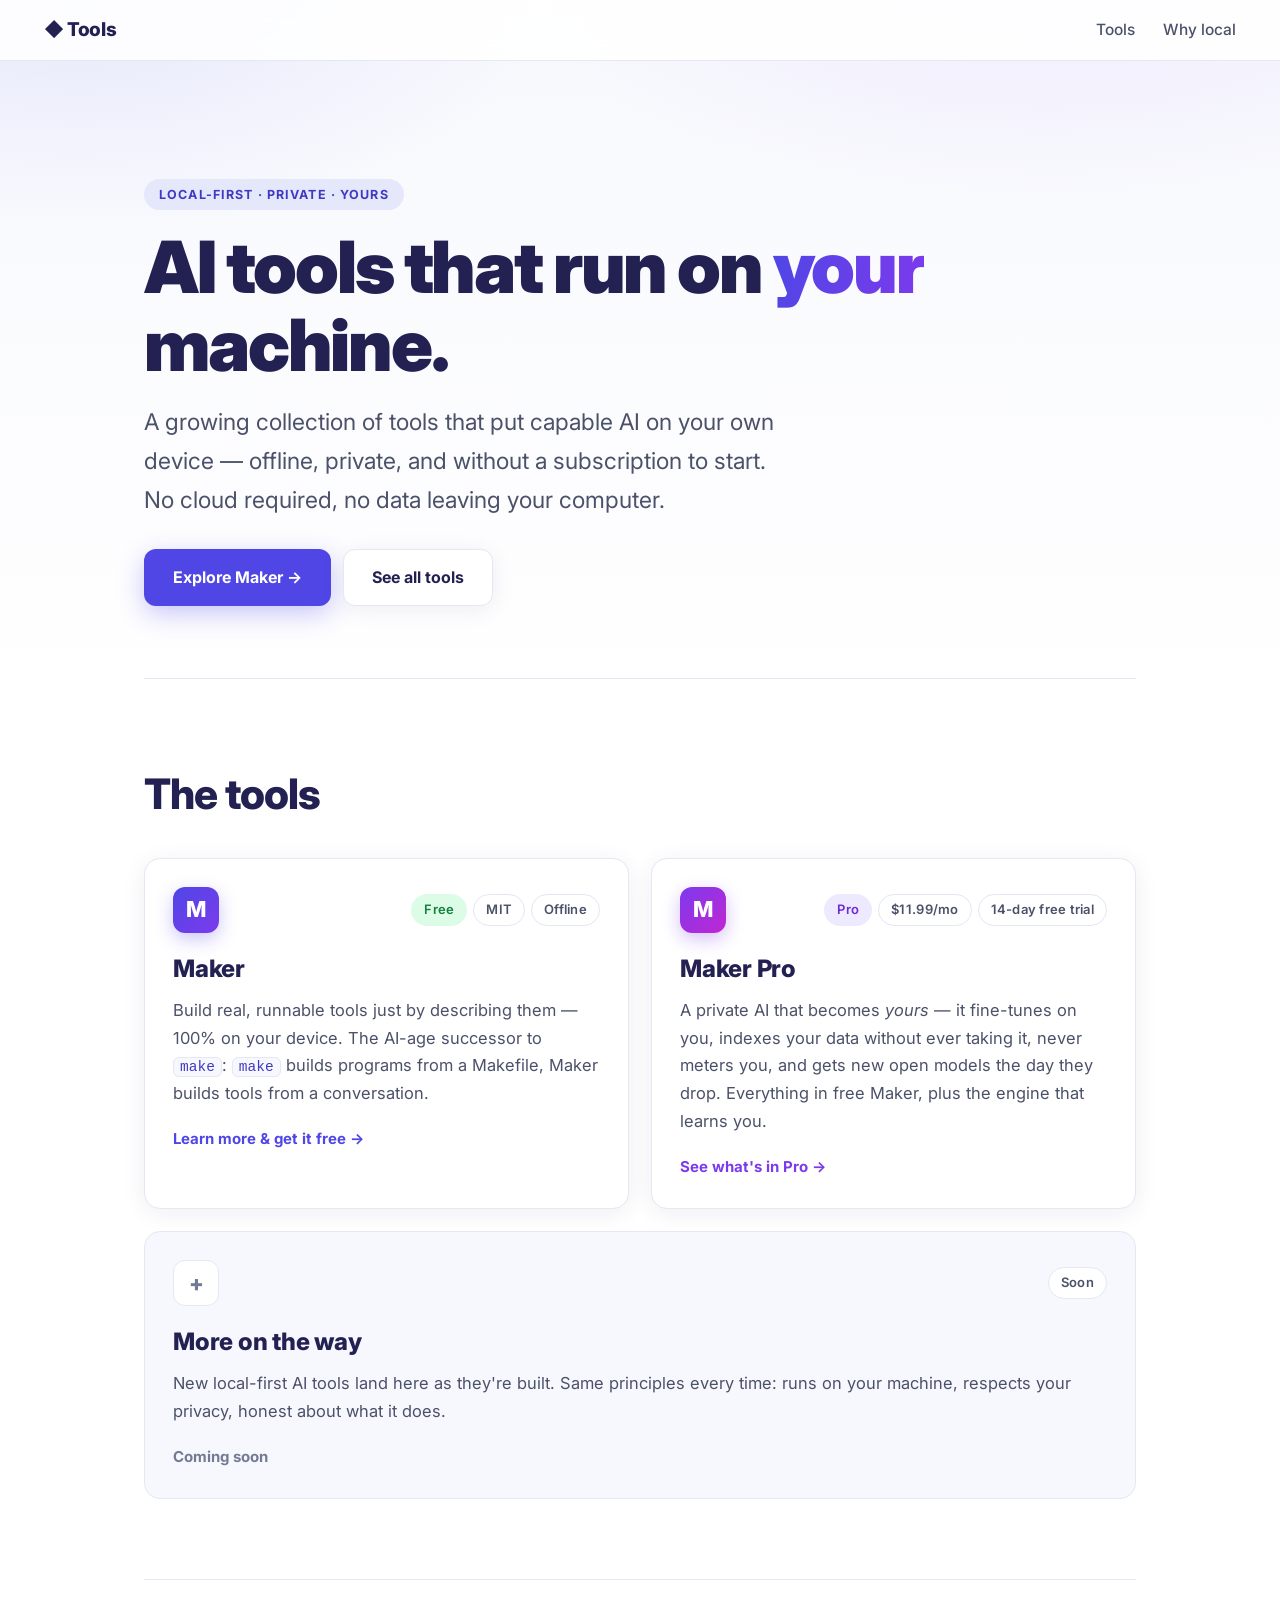
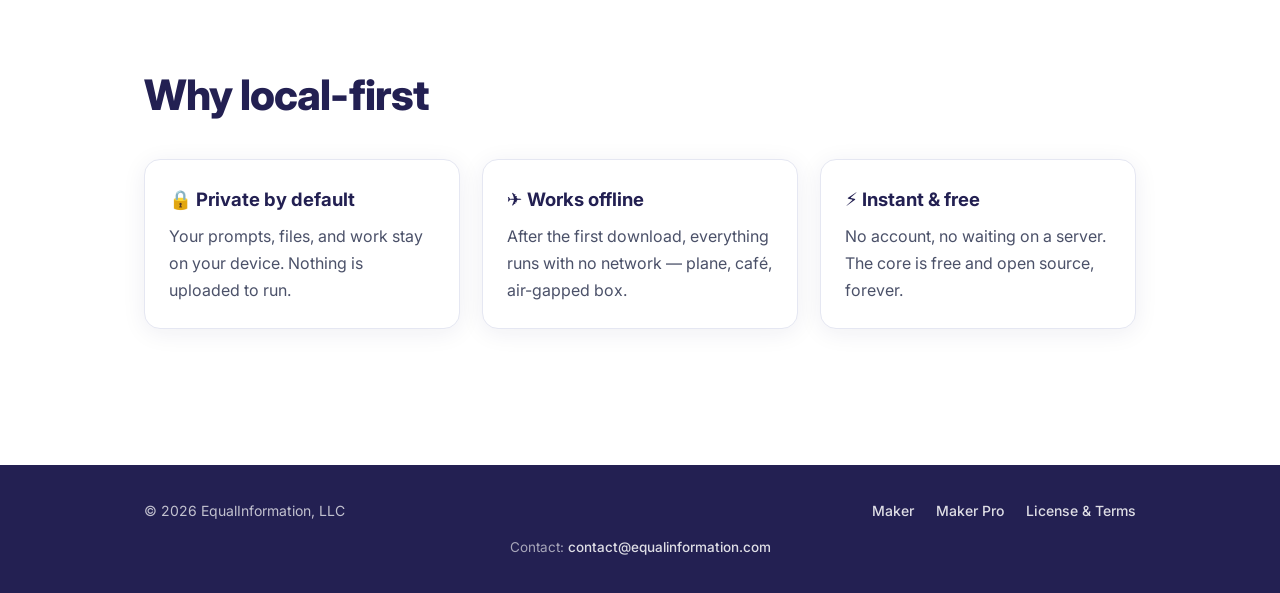
<file: index.html>
<!doctype html>
<html lang="en">
<head>
  <meta charset="utf-8">
  <meta name="viewport" content="width=device-width, initial-scale=1">
  <title>Tools — local-first AI tools by Bhim Upadhyaya</title>
  <meta name="description" content="A growing collection of local-first, privacy-respecting AI tools. Free and paid, built to run on your own machine.">
  <link rel="icon" href="data:image/svg+xml,%3Csvg xmlns='http://www.w3.org/2000/svg' viewBox='0 0 100 100'%3E%3Crect width='100' height='100' rx='22' fill='%234f46e5'/%3E%3Cpath d='M25 72V28l25 26 25-26v44' fill='none' stroke='white' stroke-width='9' stroke-linejoin='round' stroke-linecap='round'/%3E%3C/svg%3E">
  <link rel="preconnect" href="https://fonts.googleapis.com">
  <link rel="preconnect" href="https://fonts.gstatic.com" crossorigin>
  <link href="https://fonts.googleapis.com/css2?family=Inter:wght@400;500;600;700;800;900&display=swap" rel="stylesheet">
  <link rel="stylesheet" href="styles.css?v=3">
</head>
<body>
  <header class="nav">
    <a class="brand" href="/tools/">◆ Tools</a>
    <nav aria-label="Primary">
      <a href="#tools">Tools</a>
      <a href="#values">Why local</a>
    </nav>
  </header>

  <main>
    <section class="hero">
      <p class="eyebrow">Local-first · private · yours</p>
      <h1>AI tools that run on <span class="grad">your</span> machine.</h1>
      <p class="lede">A growing collection of tools that put capable AI on your own device —
        offline, private, and without a subscription to start. No cloud required, no data leaving
        your computer.</p>
      <div class="cta">
        <a class="btn primary" href="maker.html">Explore Maker →</a>
        <a class="btn ghost" href="#tools">See all tools</a>
      </div>
    </section>

    <section id="tools" class="section">
      <h2>The tools</h2>
      <div class="grid">
        <a class="card feature" href="maker.html">
          <div class="card-top">
            <span class="logo">M</span>
            <span class="badges"><span class="badge free">Free</span><span class="badge">MIT</span><span class="badge">Offline</span></span>
          </div>
          <h3>Maker</h3>
          <p>Build real, runnable tools just by describing them — 100% on your device. The AI-age
            successor to <code>make</code>: <code>make</code> builds programs from a Makefile,
            Maker builds tools from a conversation.</p>
          <span class="card-link">Learn more &amp; get it free →</span>
        </a>

        <a class="card feature pro-card-mini" href="maker-pro.html">
          <div class="card-top">
            <span class="logo pro-logo">M</span>
            <span class="badges"><span class="badge pro">Pro</span><span class="badge">$11.99/mo</span><span class="badge">14-day free trial</span></span>
          </div>
          <h3>Maker Pro</h3>
          <p>A private AI that becomes <em>yours</em> — it fine-tunes on you, indexes your data
            without ever taking it, never meters you, and gets new open models the day they drop.
            Everything in free Maker, plus the engine that learns you.</p>
          <span class="card-link pro-link">See what's in Pro →</span>
        </a>

        <div class="card soon wide">
          <div class="card-top"><span class="logo dim">+</span><span class="badges"><span class="badge">Soon</span></span></div>
          <h3>More on the way</h3>
          <p>New local-first AI tools land here as they're built. Same principles every time:
            runs on your machine, respects your privacy, honest about what it does.</p>
          <span class="card-link dim">Coming soon</span>
        </div>
      </div>
    </section>

    <section id="values" class="section values">
      <h2>Why local-first</h2>
      <div class="grid three">
        <div class="value">
          <h4>🔒 Private by default</h4>
          <p>Your prompts, files, and work stay on your device. Nothing is uploaded to run.</p>
        </div>
        <div class="value">
          <h4>✈️ Works offline</h4>
          <p>After the first download, everything runs with no network — plane, café, air-gapped box.</p>
        </div>
        <div class="value">
          <h4>⚡ Instant &amp; free</h4>
          <p>No account, no waiting on a server. The core is free and open source, forever.</p>
        </div>
      </div>
    </section>
  </main>

  <footer>
    <div class="foot-inner">
      <span>© 2026 EqualInformation, LLC</span>
      <nav aria-label="Footer">
        <a href="maker.html">Maker</a>
        <a href="maker-pro.html">Maker Pro</a>
        <a href="license.html">License &amp; Terms</a>
      </nav>
      <div class="foot-contact">Contact: <a href="mailto:contact@equalinformation.com">contact@equalinformation.com</a></div>
    </div>
  </footer>
</body>
</html>
</file>
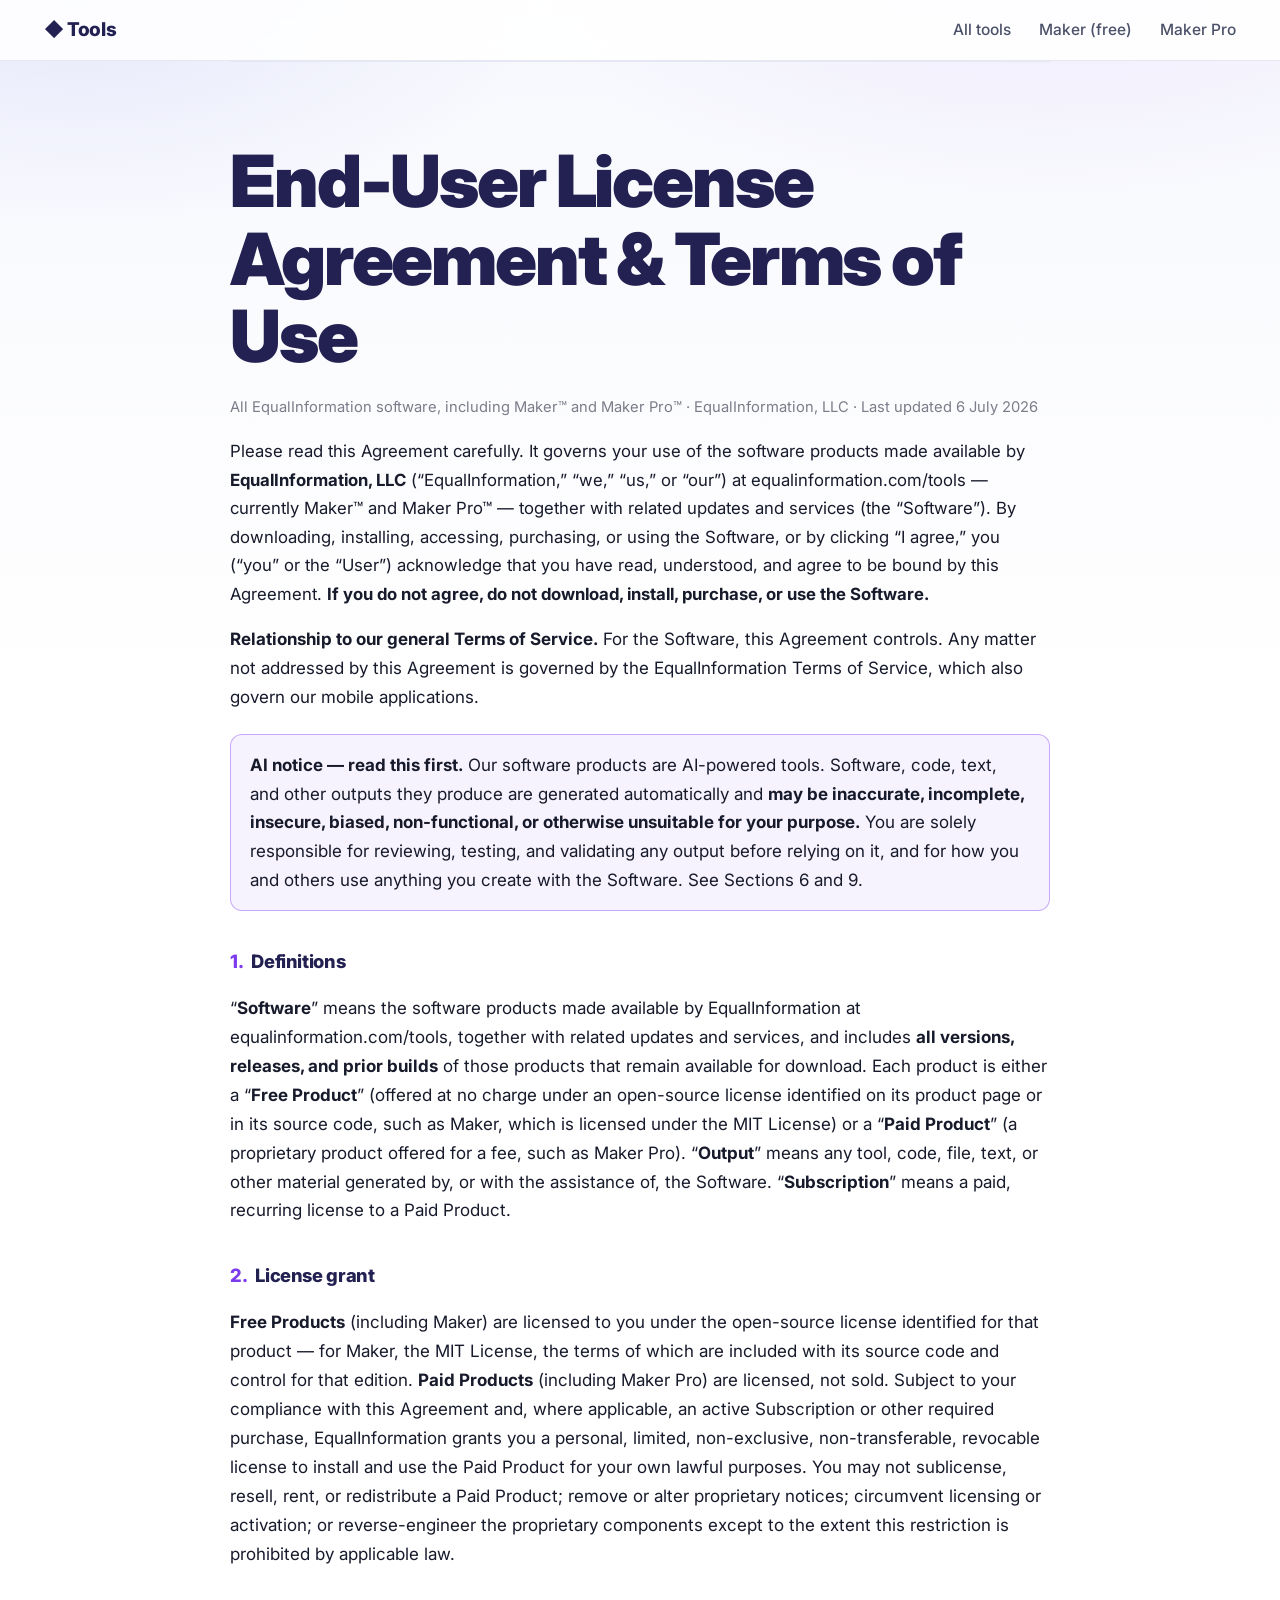
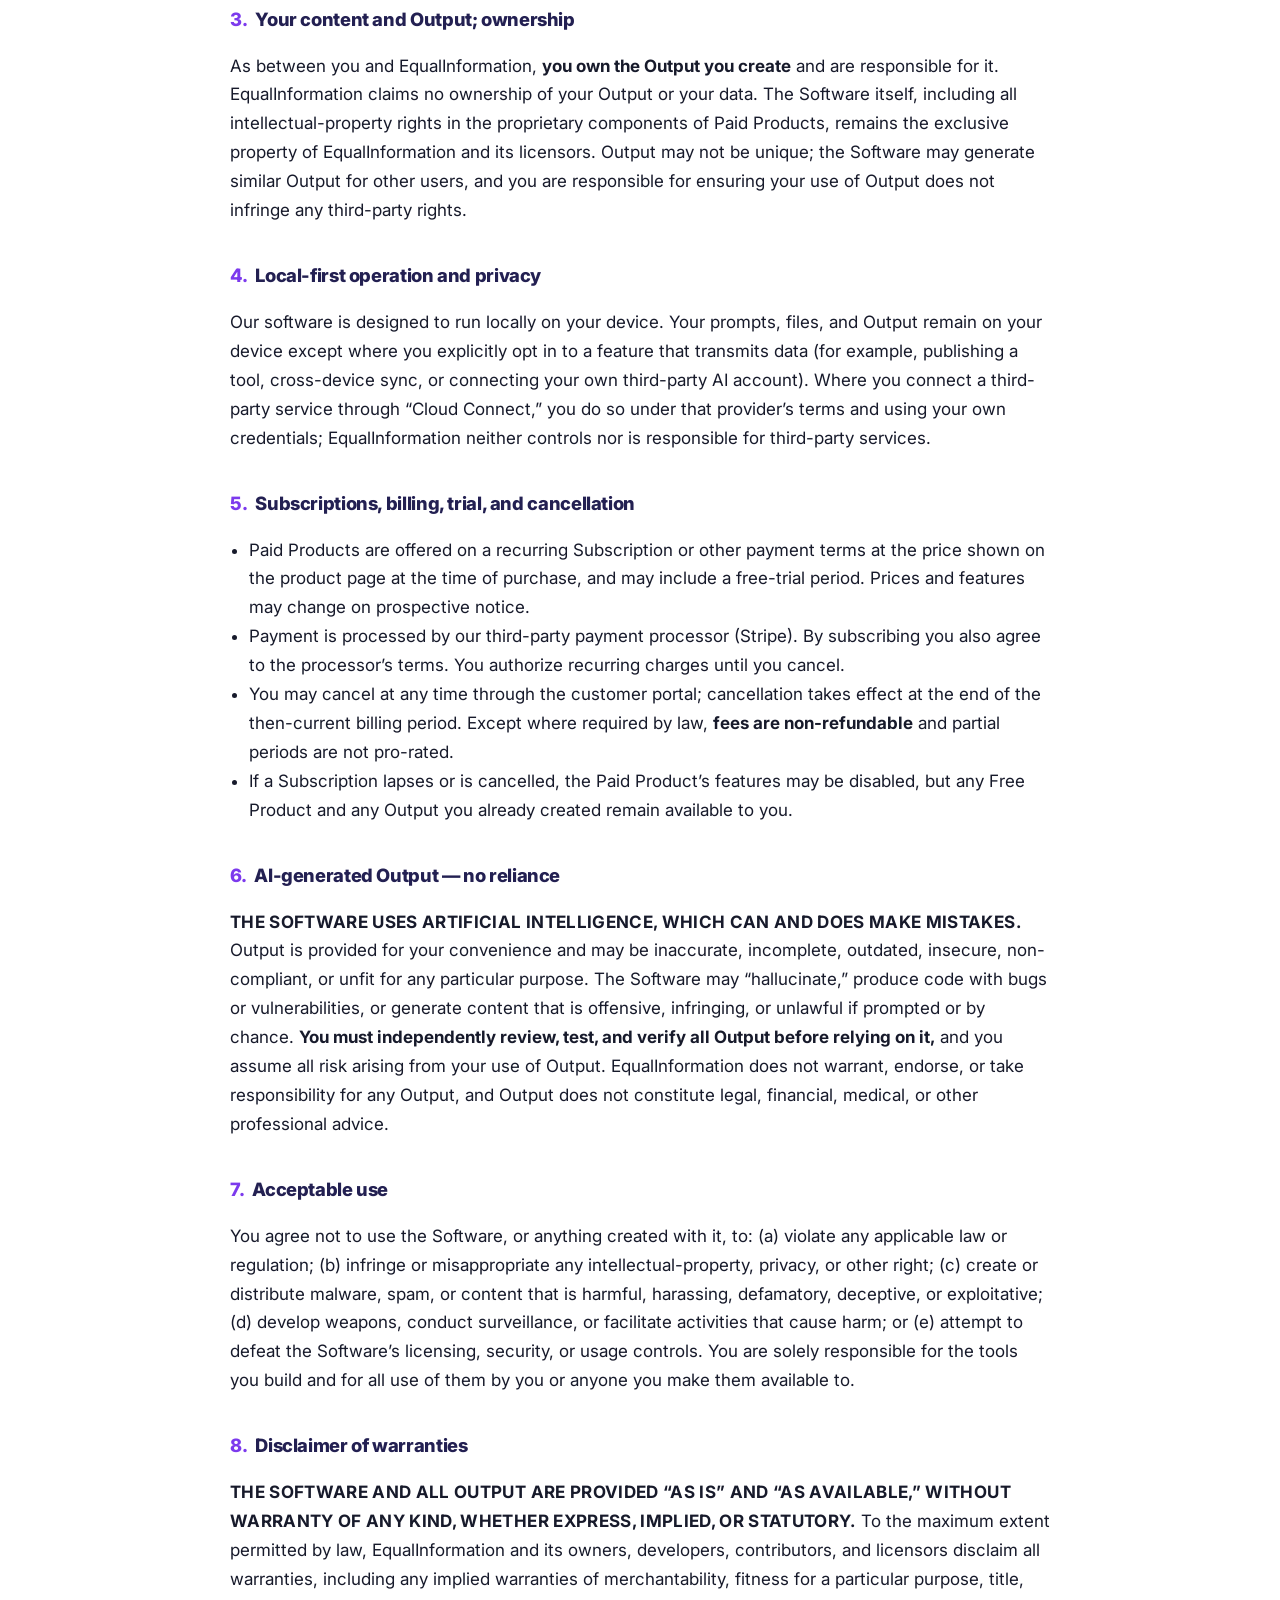
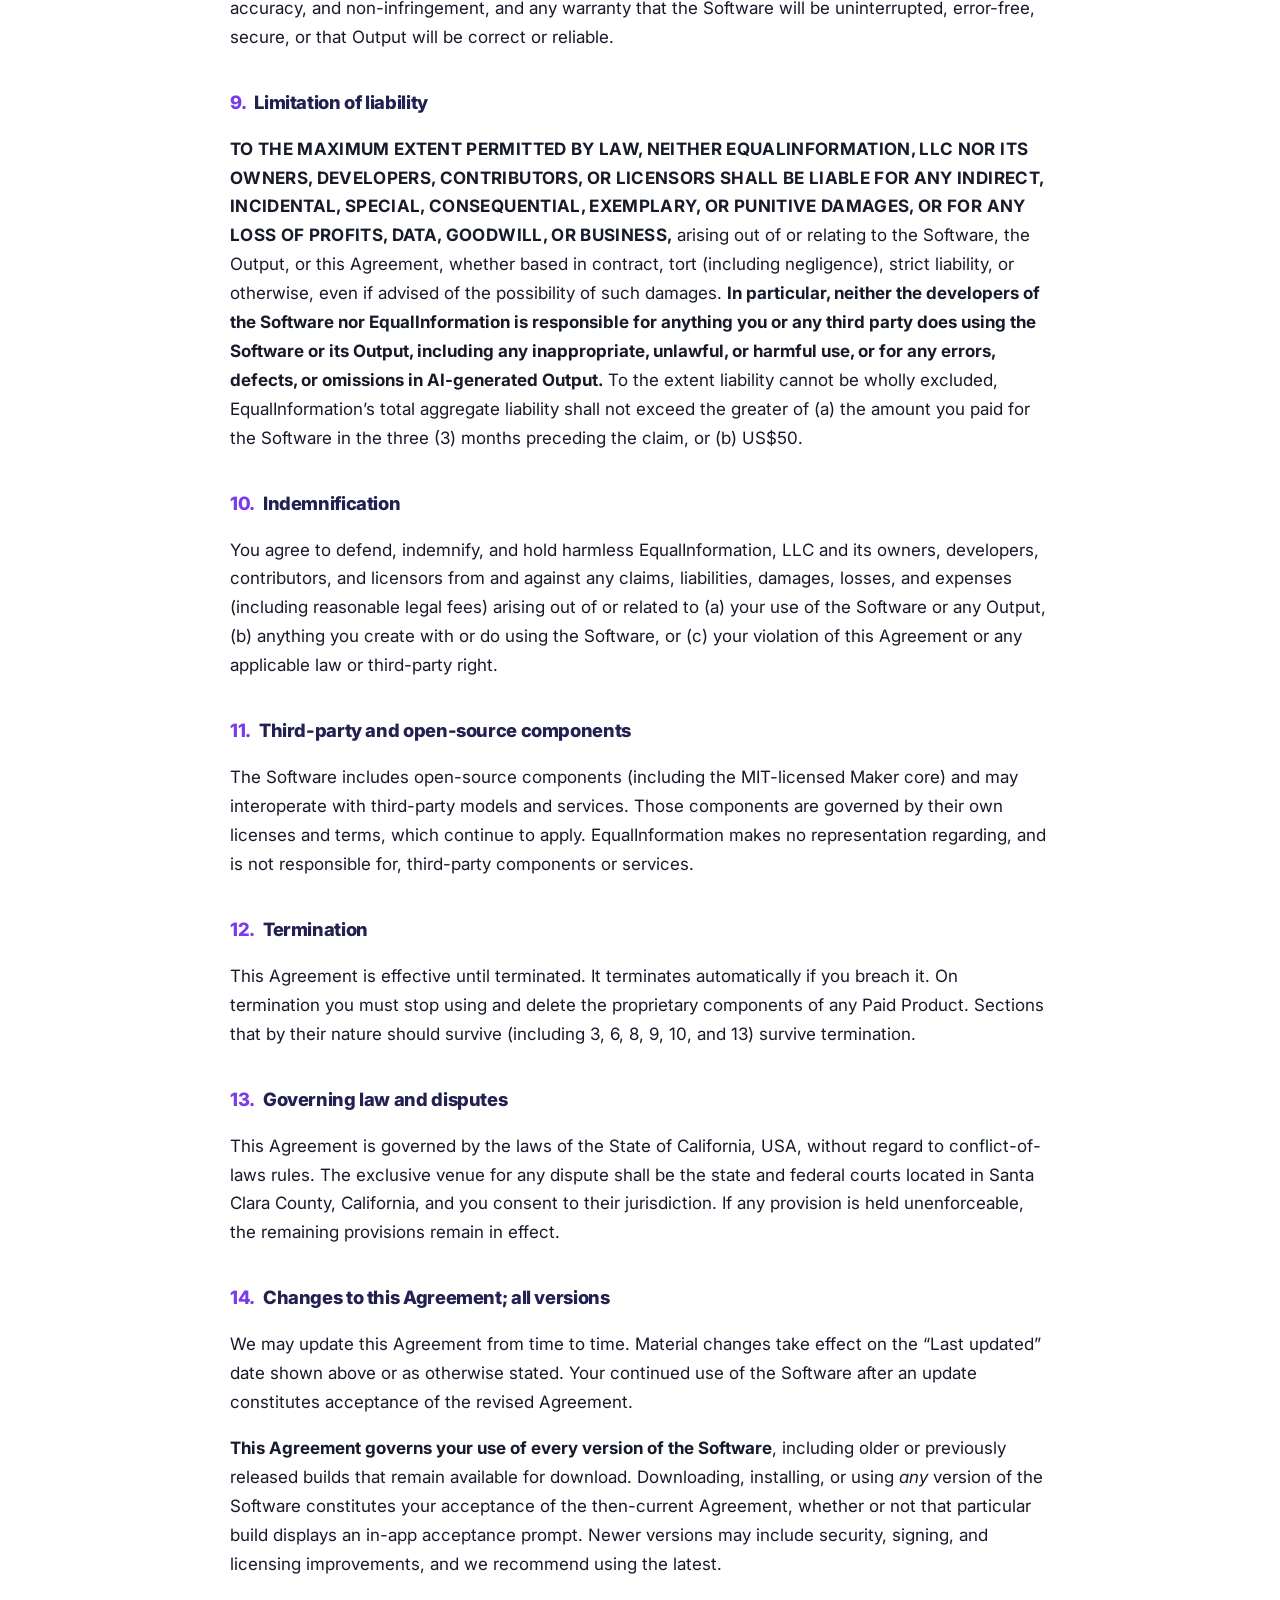
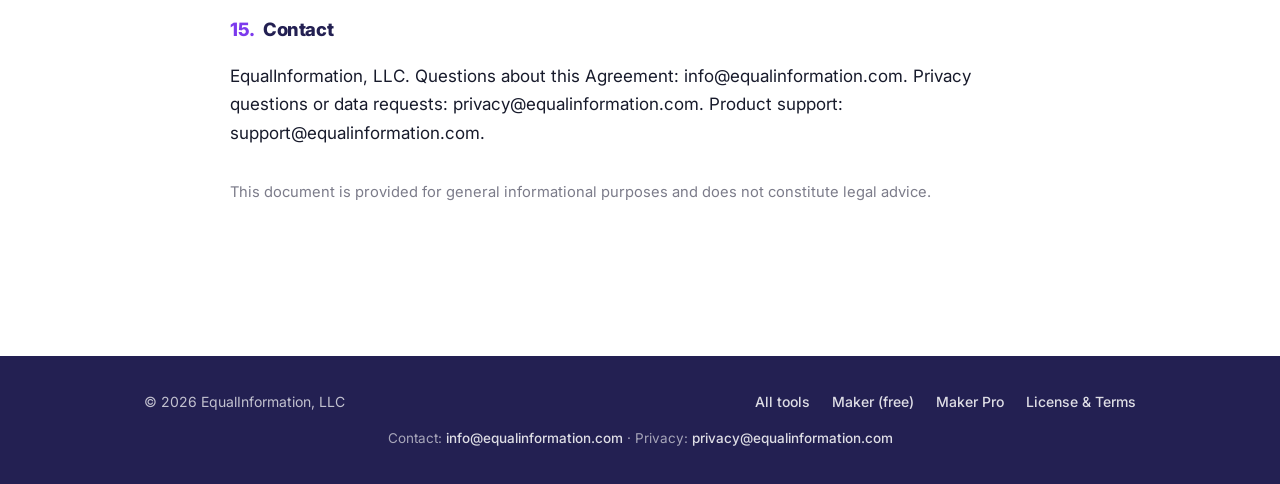
<file: license.html>
<!doctype html>
<html lang="en">
<head>
  <meta charset="utf-8">
  <meta name="viewport" content="width=device-width, initial-scale=1">
  <title>EqualInformation Software — License Agreement &amp; Terms</title>
  <meta name="description" content="End-User License Agreement and Terms of Use for EqualInformation, LLC software, including Maker and Maker Pro — with the AI-output disclaimer and limitation of liability.">
  <link rel="icon" href="data:image/svg+xml,%3Csvg xmlns='http://www.w3.org/2000/svg' viewBox='0 0 100 100'%3E%3Crect width='100' height='100' rx='22' fill='%234f46e5'/%3E%3Cpath d='M25 72V28l25 26 25-26v44' fill='none' stroke='white' stroke-width='9' stroke-linejoin='round' stroke-linecap='round'/%3E%3C/svg%3E">
  <link rel="preconnect" href="https://fonts.googleapis.com">
  <link rel="preconnect" href="https://fonts.gstatic.com" crossorigin>
  <link href="https://fonts.googleapis.com/css2?family=Inter:wght@400;500;600;700;800;900&display=swap" rel="stylesheet">
  <link rel="stylesheet" href="styles.css?v=3">
  <style>
    .legal { max-width: 820px; margin: 0 auto; }
    .legal h2 { margin-top: 2.2rem; font-size: 1.15rem; }
    .legal h2 .n { color: #7c3aed; margin-right: .5rem; }
    .legal p, .legal li { line-height: 1.7; }
    .legal ul { padding-left: 1.2rem; }
    .legal .lead { font-size: 1.05rem; }
    .legal .callout { border: 1px solid rgba(124,58,237,.4); background: rgba(124,58,237,.06);
      border-radius: 12px; padding: 1rem 1.2rem; margin: 1.4rem 0; }
    .legal .meta { color: #7c7c8a; font-size: .92rem; }
    .legal strong.caps { text-transform: uppercase; letter-spacing: .02em; }
    html.embedded .nav, html.embedded footer { display: none; }
    html.embedded .section { padding-top: 1.2rem; padding-bottom: 1.2rem; }
    html.embedded .legal h1 { font-size: 1.5rem; }
  </style>
  <script>
    // Embed mode: hide site chrome when shown inside the license modal iframe.
    if (location.search.includes("embed=1") || window.self !== window.top) {
      document.documentElement.classList.add("embedded");
    }
  </script>
</head>
<body>
  <header class="nav">
    <a class="brand" href="/tools/">◆ Tools</a>
    <nav aria-label="Primary">
      <a href="index.html">All tools</a>
      <a href="maker.html">Maker (free)</a>
      <a href="maker-pro.html">Maker Pro</a>
    </nav>
  </header>

  <main>
    <section class="section legal">
      <h1>End-User License Agreement &amp; Terms of Use</h1>
      <p class="meta">All EqualInformation software, including Maker™ and Maker&nbsp;Pro™ ·
        EqualInformation, LLC · Last updated 6 July 2026</p>

      <p class="lead">Please read this Agreement carefully. It governs your use of the software
        products made available by <strong>EqualInformation, LLC</strong> (“EqualInformation,”
        “we,” “us,” or “our”) at equalinformation.com/tools — currently Maker™ and
        Maker&nbsp;Pro™ — together with related updates and services (the “Software”). By
        downloading, installing, accessing, purchasing, or using the Software, or by clicking “I
        agree,” you (“you” or the “User”) acknowledge that you have read, understood, and agree to
        be bound by this Agreement. <strong>If you do not agree, do not download, install, purchase,
        or use the Software.</strong></p>

      <p><strong>Relationship to our general Terms of Service.</strong> For the Software, this
        Agreement controls. Any matter not addressed by this Agreement is governed by the
        EqualInformation <a href="https://equalinformation.com/terms.html">Terms of Service</a>,
        which also govern our mobile applications.</p>

      <div class="callout">
        <strong>AI notice — read this first.</strong> Our software products are AI-powered tools.
        Software, code, text, and other outputs they produce are generated automatically and <strong>may be
        inaccurate, incomplete, insecure, biased, non-functional, or otherwise unsuitable for your
        purpose.</strong> You are solely responsible for reviewing, testing, and validating any
        output before relying on it, and for how you and others use anything you create with the
        Software. See Sections&nbsp;6 and&nbsp;9.
      </div>

      <h2><span class="n">1.</span>Definitions</h2>
      <p>“<strong>Software</strong>” means the software products made available by EqualInformation
        at equalinformation.com/tools, together with related updates and services, and includes
        <strong>all versions, releases, and prior builds</strong> of those products that remain
        available for download. Each product is
        either a “<strong>Free Product</strong>” (offered at no charge under an open-source license
        identified on its product page or in its source code, such as Maker, which is licensed under
        the MIT License) or a “<strong>Paid Product</strong>” (a proprietary product offered for a
        fee, such as Maker&nbsp;Pro). “<strong>Output</strong>” means any tool, code, file, text, or
        other material generated by, or with the assistance of, the Software.
        “<strong>Subscription</strong>” means a paid, recurring license to a Paid Product.</p>

      <h2><span class="n">2.</span>License grant</h2>
      <p><strong>Free Products</strong> (including Maker) are licensed to you under the open-source
        license identified for that product — for Maker, the MIT License, the terms of which are
        included with its source code and control for that edition. <strong>Paid Products</strong>
        (including Maker&nbsp;Pro) are licensed, not sold. Subject to your compliance with this
        Agreement and, where applicable, an active Subscription or other required purchase,
        EqualInformation grants you a personal, limited, non-exclusive, non-transferable, revocable
        license to install and use the Paid Product for your own lawful purposes. You may not
        sublicense, resell, rent, or redistribute a Paid Product; remove or alter proprietary
        notices; circumvent licensing or activation; or reverse-engineer the proprietary components
        except to the extent this restriction is prohibited by applicable law.</p>

      <h2><span class="n">3.</span>Your content and Output; ownership</h2>
      <p>As between you and EqualInformation, <strong>you own the Output you create</strong> and are
        responsible for it. EqualInformation claims no ownership of your Output or your data. The
        Software itself, including all intellectual-property rights in the proprietary components of
        Paid Products, remains the exclusive property of EqualInformation and its licensors. Output may
        not be unique; the Software may generate similar Output for other users, and you are
        responsible for ensuring your use of Output does not infringe any third-party rights.</p>

      <h2><span class="n">4.</span>Local-first operation and privacy</h2>
      <p>Our software is designed to run locally on your device. Your prompts, files, and Output remain on
        your device except where you explicitly opt in to a feature that transmits data (for example,
        publishing a tool, cross-device sync, or connecting your own third-party AI account). Where
        you connect a third-party service through “Cloud Connect,” you do so under that provider’s
        terms and using your own credentials; EqualInformation neither controls nor is responsible
        for third-party services.</p>

      <h2><span class="n">5.</span>Subscriptions, billing, trial, and cancellation</h2>
      <ul>
        <li>Paid Products are offered on a recurring Subscription or other payment terms at the
          price shown on the product page at the time of purchase, and may include a free-trial
          period. Prices and features may change on prospective notice.</li>
        <li>Payment is processed by our third-party payment processor (Stripe). By subscribing you
          also agree to the processor’s terms. You authorize recurring charges until you cancel.</li>
        <li>You may cancel at any time through the customer portal; cancellation takes effect at the
          end of the then-current billing period. Except where required by law, <strong>fees are
          non-refundable</strong> and partial periods are not pro-rated.</li>
        <li>If a Subscription lapses or is cancelled, the Paid Product’s features may be disabled,
          but any Free Product and any Output you already created remain available to you.</li>
      </ul>

      <h2><span class="n">6.</span>AI-generated Output — no reliance</h2>
      <p><strong class="caps">The Software uses artificial intelligence, which can and does make
        mistakes.</strong> Output is provided for your convenience and may be inaccurate, incomplete,
        outdated, insecure, non-compliant, or unfit for any particular purpose. The Software may
        “hallucinate,” produce code with bugs or vulnerabilities, or generate content that is
        offensive, infringing, or unlawful if prompted or by chance. <strong>You must independently
        review, test, and verify all Output before relying on it,</strong> and you assume all risk
        arising from your use of Output. EqualInformation does not warrant, endorse, or take
        responsibility for any Output, and Output does not constitute legal, financial, medical, or
        other professional advice.</p>

      <h2><span class="n">7.</span>Acceptable use</h2>
      <p>You agree not to use the Software, or anything created with it, to: (a) violate any
        applicable law or regulation; (b) infringe or misappropriate any intellectual-property,
        privacy, or other right; (c) create or distribute malware, spam, or content that is harmful,
        harassing, defamatory, deceptive, or exploitative; (d) develop weapons, conduct surveillance,
        or facilitate activities that cause harm; or (e) attempt to defeat the Software’s licensing,
        security, or usage controls. You are solely responsible for the tools you build and for all
        use of them by you or anyone you make them available to.</p>

      <h2><span class="n">8.</span>Disclaimer of warranties</h2>
      <p><strong class="caps">The Software and all Output are provided “as is” and “as available,”
        without warranty of any kind, whether express, implied, or statutory.</strong> To the
        maximum extent permitted by law, EqualInformation and its owners, developers, contributors,
        and licensors disclaim all warranties, including any implied warranties of merchantability,
        fitness for a particular purpose, title, accuracy, and non-infringement, and any warranty
        that the Software will be uninterrupted, error-free, secure, or that Output will be correct
        or reliable.</p>

      <h2><span class="n">9.</span>Limitation of liability</h2>
      <p><strong class="caps">To the maximum extent permitted by law, neither EqualInformation, LLC
        nor its owners, developers, contributors, or licensors shall be liable for any indirect,
        incidental, special, consequential, exemplary, or punitive damages, or for any loss of
        profits, data, goodwill, or business,</strong> arising out of or relating to the Software,
        the Output, or this Agreement, whether based in contract, tort (including negligence),
        strict liability, or otherwise, even if advised of the possibility of such damages.
        <strong>In particular, neither the developers of the Software nor EqualInformation is
        responsible for anything you or any third party does using the Software or its Output,
        including any inappropriate, unlawful, or harmful use, or for any errors, defects, or
        omissions in AI-generated Output.</strong> To the extent liability cannot be wholly
        excluded, EqualInformation’s total aggregate liability shall not exceed the greater of
        (a)&nbsp;the amount you paid for the Software in the three (3) months preceding the claim, or
        (b)&nbsp;US$50.</p>

      <h2><span class="n">10.</span>Indemnification</h2>
      <p>You agree to defend, indemnify, and hold harmless EqualInformation, LLC and its owners,
        developers, contributors, and licensors from and against any claims, liabilities, damages,
        losses, and expenses (including reasonable legal fees) arising out of or related to
        (a)&nbsp;your use of the Software or any Output, (b)&nbsp;anything you create with or do using
        the Software, or (c)&nbsp;your violation of this Agreement or any applicable law or
        third-party right.</p>

      <h2><span class="n">11.</span>Third-party and open-source components</h2>
      <p>The Software includes open-source components (including the MIT-licensed Maker core) and may
        interoperate with third-party models and services. Those components are governed by their own
        licenses and terms, which continue to apply. EqualInformation makes no representation
        regarding, and is not responsible for, third-party components or services.</p>

      <h2><span class="n">12.</span>Termination</h2>
      <p>This Agreement is effective until terminated. It terminates automatically if you breach it.
        On termination you must stop using and delete the proprietary components of any Paid Product.
        Sections that by their nature should survive (including 3, 6, 8, 9, 10, and 13) survive
        termination.</p>

      <h2><span class="n">13.</span>Governing law and disputes</h2>
      <p>This Agreement is governed by the laws of the State of California, USA, without regard to
        conflict-of-laws rules. The exclusive venue for any dispute shall be the state and federal
        courts located in Santa Clara County, California, and you consent to their jurisdiction. If
        any provision is held unenforceable, the remaining provisions remain in effect.</p>

      <h2><span class="n">14.</span>Changes to this Agreement; all versions</h2>
      <p>We may update this Agreement from time to time. Material changes take effect on the “Last
        updated” date shown above or as otherwise stated. Your continued use of the Software after an
        update constitutes acceptance of the revised Agreement.</p>
      <p><strong>This Agreement governs your use of every version of the Software</strong>, including
        older or previously released builds that remain available for download. Downloading,
        installing, or using <em>any</em> version of the Software constitutes your acceptance of the
        then-current Agreement, whether or not that particular build displays an in-app acceptance
        prompt. Newer versions may include security, signing, and licensing improvements, and we
        recommend using the latest.</p>

      <h2><span class="n">15.</span>Contact</h2>
      <p>EqualInformation, LLC. Questions about this Agreement:
        <a href="mailto:info@equalinformation.com">info@equalinformation.com</a>. Privacy questions
        or data requests: <a href="mailto:privacy@equalinformation.com">privacy@equalinformation.com</a>.
        Product support: <a href="mailto:support@equalinformation.com">support@equalinformation.com</a>.</p>

      <p class="meta" style="margin-top:2rem">This document is provided for general informational
        purposes and does not constitute legal advice.</p>
    </section>
  </main>

  <footer>
    <div class="foot-inner">
      <span>© 2026 EqualInformation, LLC</span>
      <nav aria-label="Footer">
        <a href="index.html">All tools</a>
        <a href="maker.html">Maker (free)</a>
        <a href="maker-pro.html">Maker Pro</a>
        <a href="license.html">License &amp; Terms</a>
      </nav>
      <div class="foot-contact">Contact: <a href="mailto:info@equalinformation.com">info@equalinformation.com</a> · Privacy: <a href="mailto:privacy@equalinformation.com">privacy@equalinformation.com</a></div>
    </div>
  </footer>
</body>
</html>
</file>
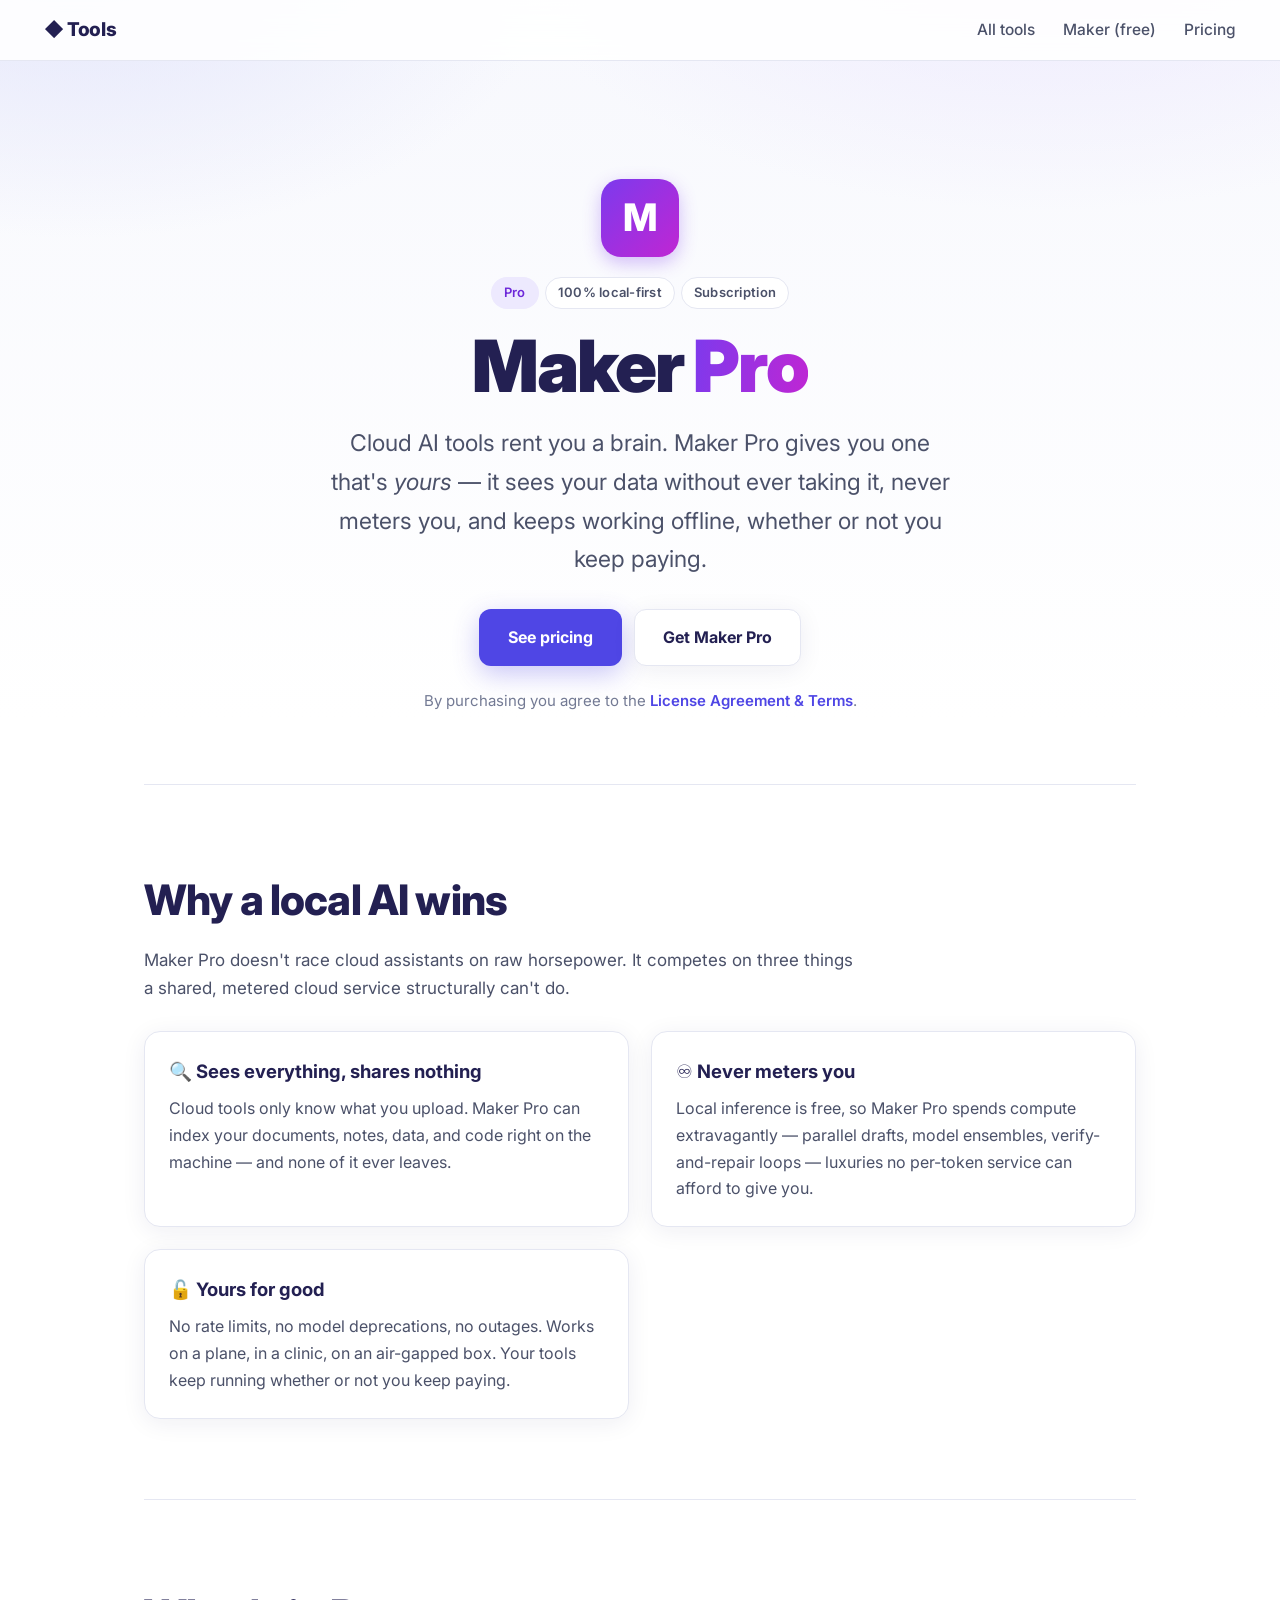
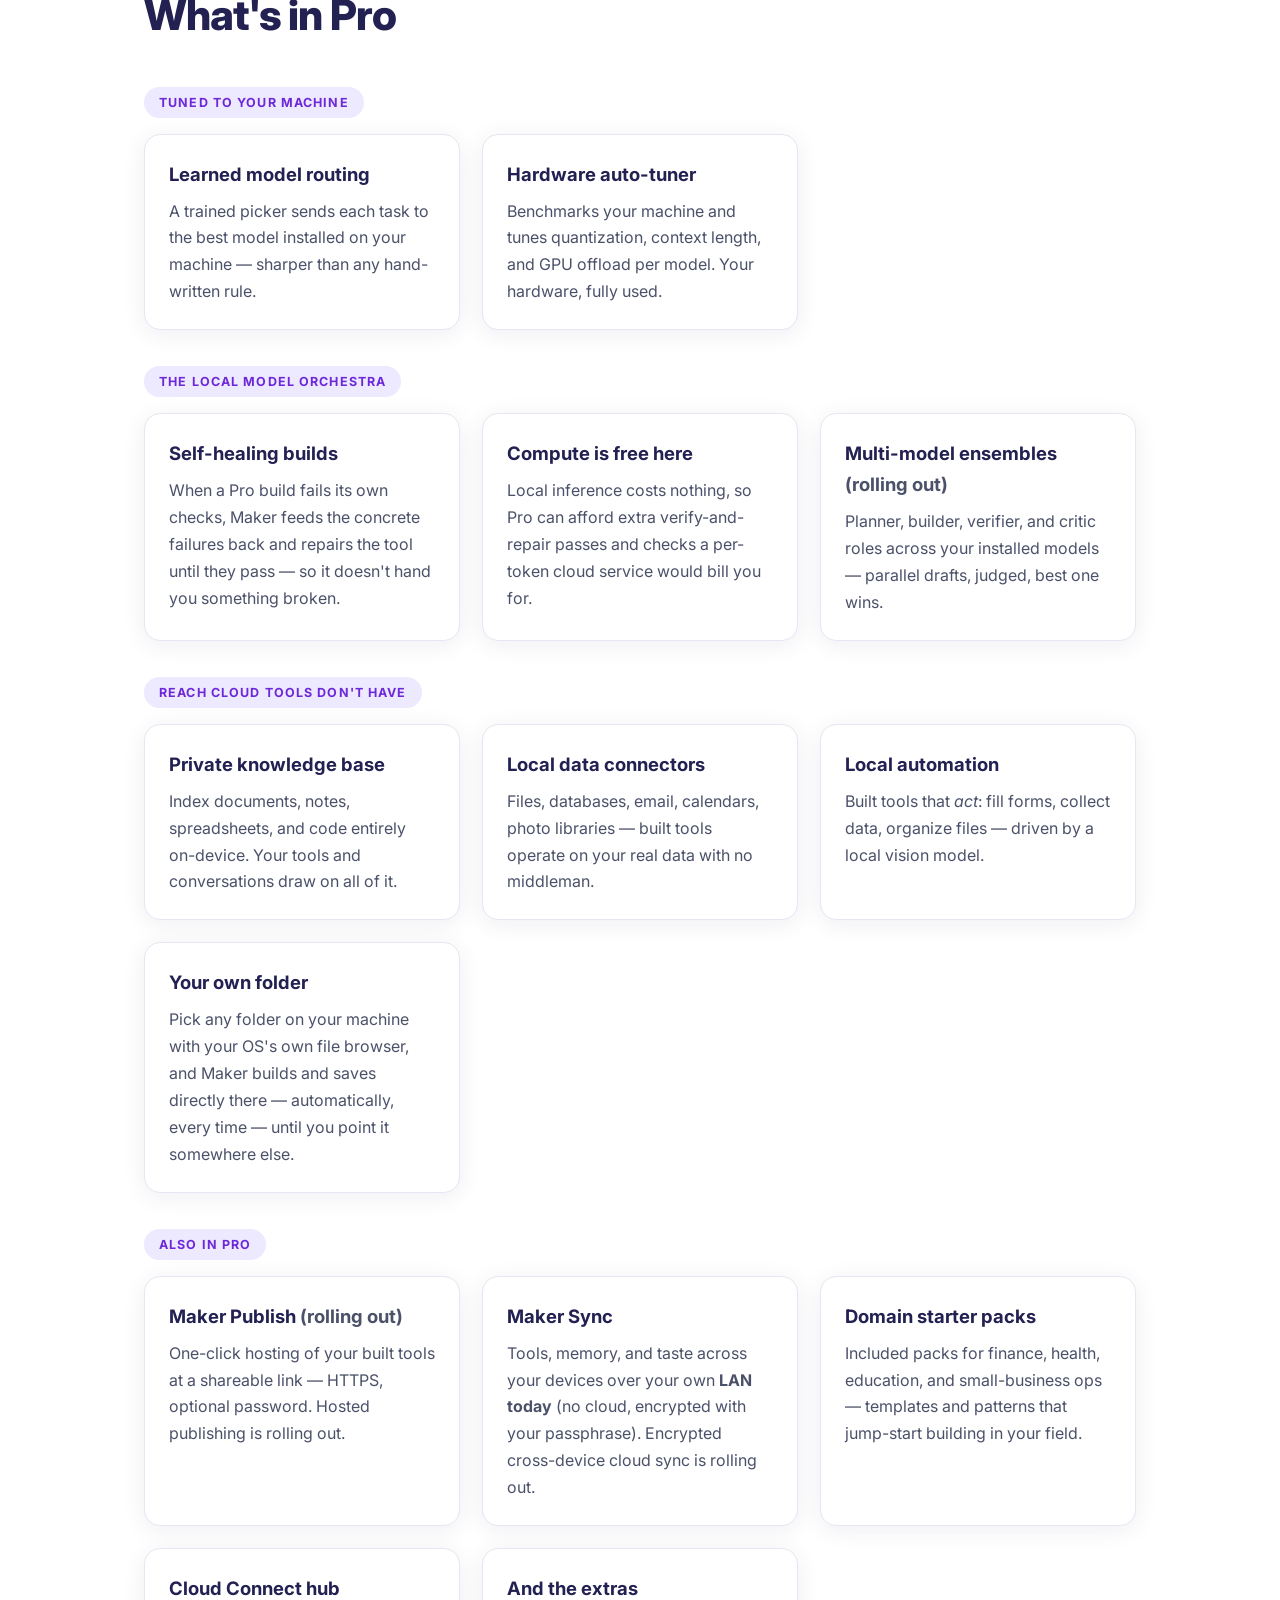
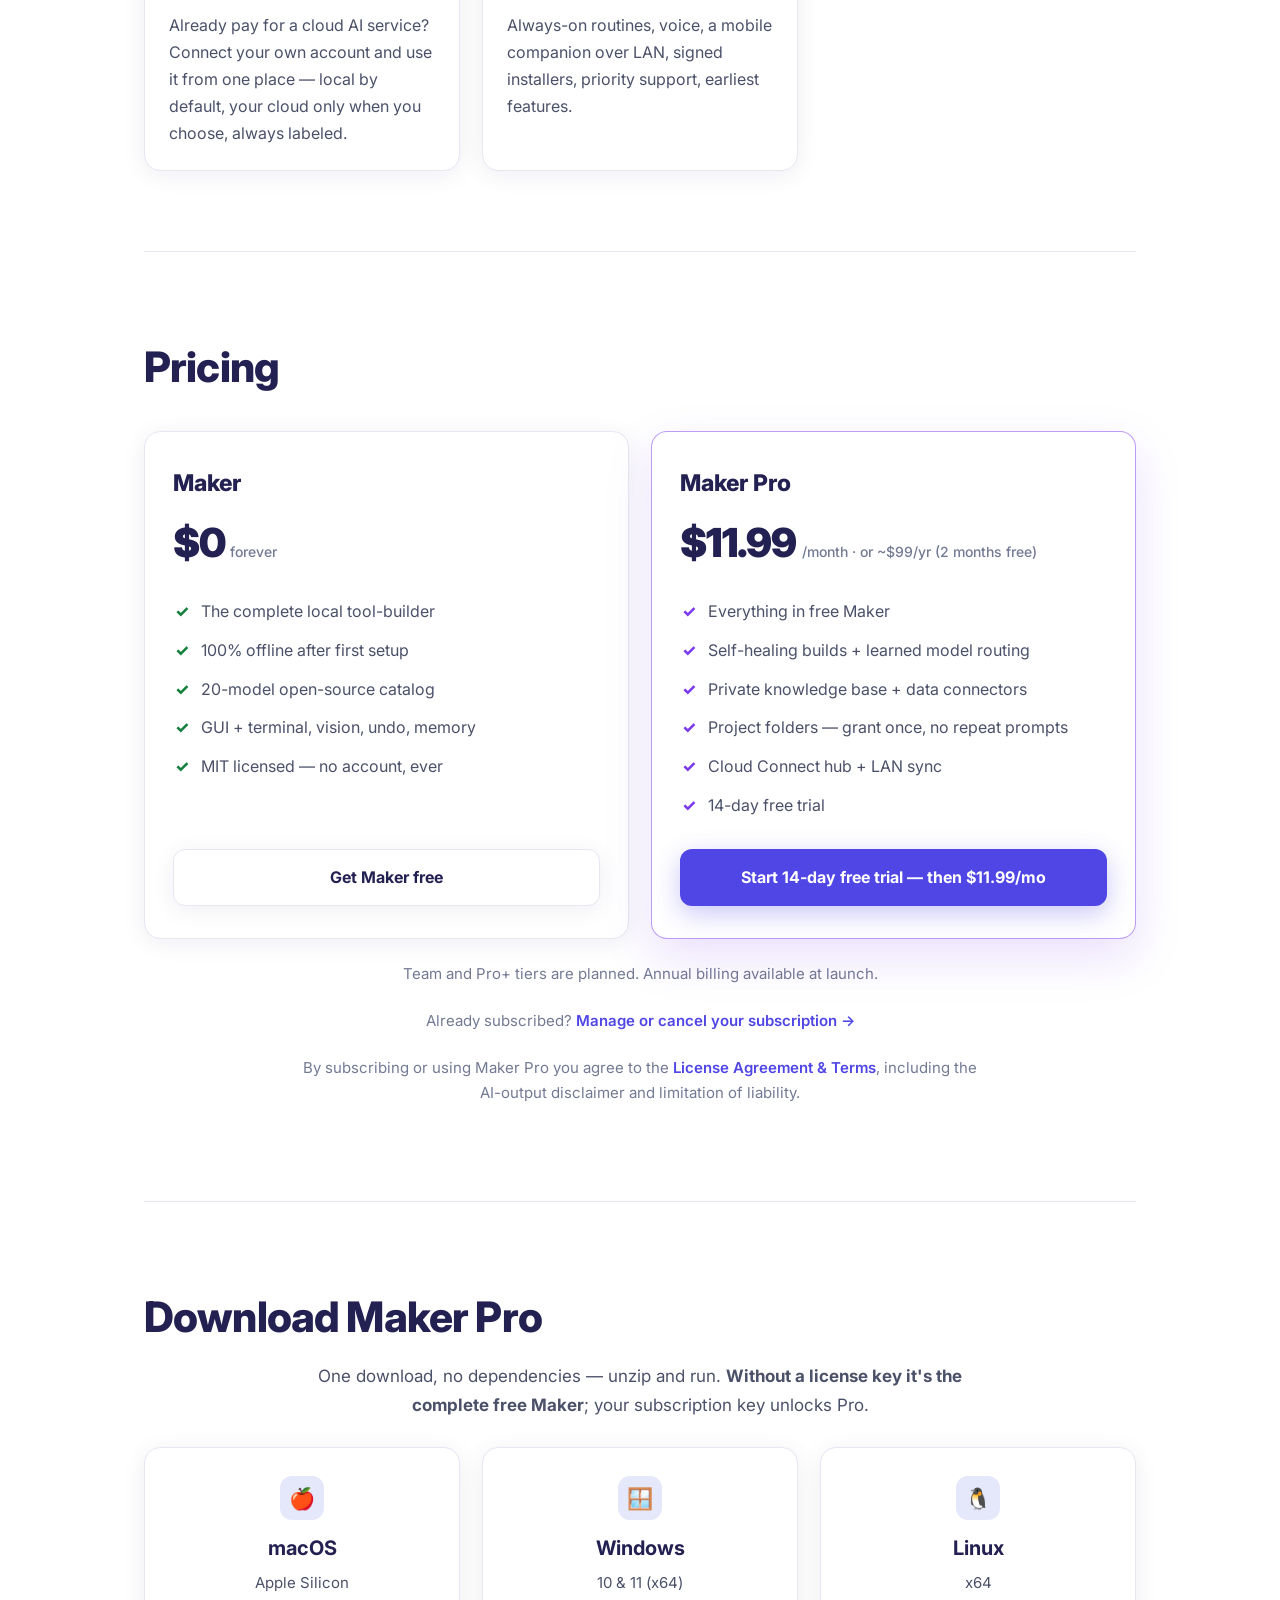
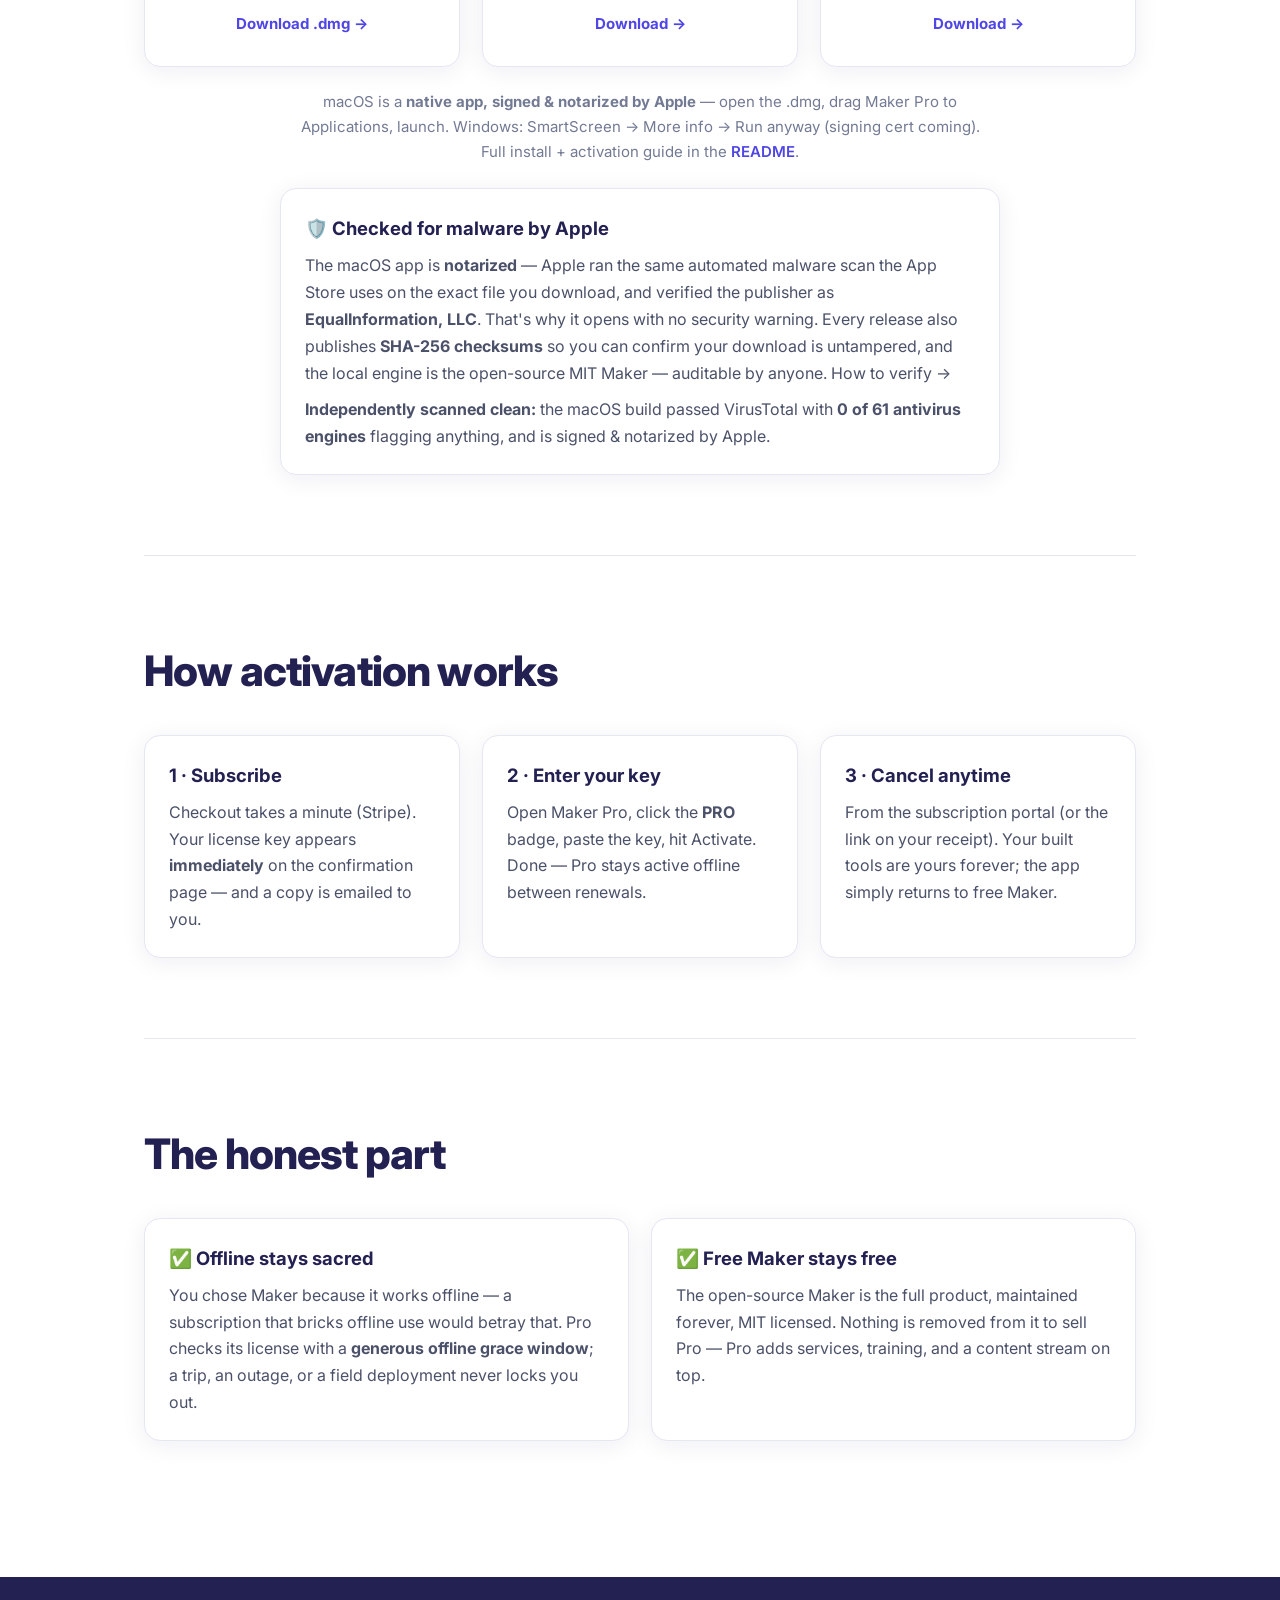
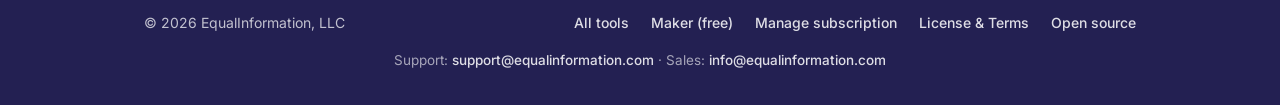
<file: maker-pro.html>
<!doctype html>
<html lang="en">
<head>
  <meta charset="utf-8">
  <meta name="viewport" content="width=device-width, initial-scale=1">
  <title>Maker Pro — a private AI that becomes yours</title>
  <meta name="description" content="Maker Pro is the subscription edition of Maker: self-healing builds, learned model routing, private knowledge base, local data connectors, LAN sync — 100% local-first. $11.99/mo.">
  <link rel="icon" href="data:image/svg+xml,%3Csvg xmlns='http://www.w3.org/2000/svg' viewBox='0 0 100 100'%3E%3Crect width='100' height='100' rx='22' fill='%237c3aed'/%3E%3Cpath d='M25 72V28l25 26 25-26v44' fill='none' stroke='white' stroke-width='9' stroke-linejoin='round' stroke-linecap='round'/%3E%3C/svg%3E">
  <link rel="preconnect" href="https://fonts.googleapis.com">
  <link rel="preconnect" href="https://fonts.gstatic.com" crossorigin>
  <link href="https://fonts.googleapis.com/css2?family=Inter:wght@400;500;600;700;800;900&display=swap" rel="stylesheet">
  <link rel="stylesheet" href="styles.css?v=3">
  <style>
    .license-modal { width: min(860px, calc(100vw - 2rem)); height: min(80vh, 900px);
      padding: 0; border: 1px solid rgba(124,58,237,.35); border-radius: 16px;
      box-shadow: 0 24px 80px rgba(20,20,43,.35); }
    .license-modal::backdrop { background: rgba(20,20,43,.55); backdrop-filter: blur(3px); }
    .license-modal .lm-bar { display: flex; align-items: center; justify-content: space-between;
      gap: 1rem; padding: .8rem 1.1rem; border-bottom: 1px solid rgba(20,20,43,.1);
      font-family: inherit; }
    .license-modal .lm-actions { display: flex; align-items: center; gap: .9rem; }
    .license-modal .lm-open { font-size: .9rem; color: #4f46e5; text-decoration: none; }
    .license-modal .lm-open:hover { text-decoration: underline; }
    .license-modal .lm-close { border: 0; background: none; font-size: 1.15rem; line-height: 1;
      cursor: pointer; color: #7c7c8a; padding: .25rem .4rem; border-radius: 8px; }
    .license-modal .lm-close:hover { background: rgba(20,20,43,.07); color: #14142b; }
    .license-modal iframe { display: block; width: 100%; height: calc(100% - 3.1rem); border: 0; }
  </style>
</head>
<body>
  <header class="nav">
    <a class="brand" href="/tools/">◆ Tools</a>
    <nav aria-label="Primary">
      <a href="index.html">All tools</a>
      <a href="maker.html">Maker (free)</a>
      <a href="#pricing">Pricing</a>
    </nav>
  </header>

  <main>
    <section class="hero product">
      <span class="logo big pro-logo">M</span>
      <div class="badges center"><span class="badge pro">Pro</span><span class="badge">100% local-first</span><span class="badge">Subscription</span><span class="badge soon-badge">Coming soon</span></div>
      <h1>Maker <span class="grad pro-grad">Pro</span></h1>
      <p class="lede">Cloud AI tools rent you a brain. Maker&nbsp;Pro gives you one that's
        <em>yours</em> — it sees your data without ever taking it, never meters you, and
        keeps working offline, whether or not you keep paying.</p>
      <div class="cta">
        <a class="btn primary pro-btn" href="#pricing">See pricing</a>
        <a class="btn ghost" href="mailto:info@equalinformation.com?subject=Maker%20Pro%20waitlist">Join the waitlist</a>
      </div>
      <p class="note center">By purchasing you agree to the
        <a href="license.html">License Agreement &amp; Terms</a>.</p>
    </section>

    <section class="section">
      <h2>Why a local AI wins</h2>
      <p class="muted">Maker Pro doesn't race cloud assistants on raw horsepower. It competes on
        three things a shared, metered cloud service structurally can't do.</p>
      <div class="grid">
        <div class="value"><h4>🔍 Sees everything, shares nothing</h4>
          <p>Cloud tools only know what you upload. Maker Pro can index your documents, notes,
            data, and code right on the machine — and none of it ever leaves.</p></div>
        <div class="value"><h4>♾️ Never meters you</h4>
          <p>Local inference is free, so Maker Pro spends compute extravagantly — parallel
            drafts, model ensembles, verify-and-repair loops — luxuries no per-token service
            can afford to give you.</p></div>
        <div class="value"><h4>🔓 Yours for good</h4>
          <p>No rate limits, no model deprecations, no outages. Works on a plane, in a clinic,
            on an air-gapped box. Your tools keep running whether or not you keep paying.</p></div>
      </div>
    </section>

    <section class="section">
      <h2>What's in Pro</h2>

      <h3 class="subhead">Tuned to your machine</h3>
      <div class="grid three">
        <div class="value"><h4>Learned model routing</h4><p>A trained picker sends each task to the best model installed on your machine — sharper than any hand-written rule.</p></div>
        <div class="value"><h4>Hardware auto-tuner</h4><p>Benchmarks your machine and tunes quantization, context length, and GPU offload per model. Your hardware, fully used.</p></div>
      </div>

      <h3 class="subhead">The local model orchestra</h3>
      <div class="grid three">
        <div class="value"><h4>Self-healing builds</h4><p>When a Pro build fails its own checks, Maker feeds the concrete failures back and repairs the tool until they pass — so it doesn't hand you something broken.</p></div>
        <div class="value"><h4>Compute is free here</h4><p>Local inference costs nothing, so Pro can afford extra verify-and-repair passes and checks a per-token cloud service would bill you for.</p></div>
        <div class="value"><h4>Multi-model ensembles <span class="muted">(rolling out)</span></h4><p>Planner, builder, verifier, and critic roles across your installed models — parallel drafts, judged, best one wins.</p></div>
      </div>

      <h3 class="subhead">Reach cloud tools don't have</h3>
      <div class="grid three">
        <div class="value"><h4>Private knowledge base</h4><p>Index documents, notes, spreadsheets, and code entirely on-device. Your tools and conversations draw on all of it.</p></div>
        <div class="value"><h4>Local data connectors</h4><p>Files, databases, email, calendars, photo libraries — built tools operate on your real data with no middleman.</p></div>
        <div class="value"><h4>Local automation</h4><p>Built tools that <em>act</em>: fill forms, collect data, organize files — driven by a local vision model.</p></div>
        <div class="value"><h4>Your own folder</h4><p>Pick any folder on your machine with your OS's own file browser, and Maker builds and saves directly there — automatically, every time — until you point it somewhere else.</p></div>
      </div>

      <h3 class="subhead">Also in Pro</h3>
      <div class="grid three">
        <div class="value"><h4>Maker Publish <span class="muted">(rolling out)</span></h4><p>One-click hosting of your built tools at a shareable link — HTTPS, optional password. Hosted publishing is rolling out.</p></div>
        <div class="value"><h4>Maker Sync</h4><p>Tools, memory, and taste across your devices over your own <strong>LAN today</strong> (no cloud, encrypted with your passphrase). Encrypted cross-device cloud sync is rolling out.</p></div>
        <div class="value"><h4>Domain starter packs</h4><p>Included packs for finance, health, education, and small-business ops — templates and patterns that jump-start building in your field.</p></div>
        <div class="value"><h4>Cloud Connect hub</h4><p>Already pay for a cloud AI service? Connect your own account and use it from one place — local by default, your cloud only when you choose, always labeled.</p></div>
        <div class="value"><h4>And the extras</h4><p>Always-on routines, voice, a mobile companion over LAN, signed installers, priority support, earliest features.</p></div>
      </div>
    </section>

    <section id="pricing" class="section">
      <h2>Pricing</h2>
      <div class="grid plans">
        <div class="plan">
          <h3>Maker</h3>
          <p class="price">$0 <span>forever</span></p>
          <ul>
            <li>The complete local tool-builder</li>
            <li>100% offline after first setup</li>
            <li>20-model open-source catalog</li>
            <li>GUI + terminal, vision, undo, memory</li>
            <li>MIT licensed — no account, ever</li>
          </ul>
          <a class="btn ghost full" href="maker.html">Get Maker free</a>
        </div>
        <div class="plan hot">
          <span class="badge pro">Coming soon</span>
          <h3>Maker Pro</h3>
          <p class="price">$11.99 <span>/month · or ~$99/yr (2 months free)</span></p>
          <ul>
            <li>Everything in free Maker</li>
            <li>Self-healing builds + learned model routing</li>
            <li>Private knowledge base + data connectors</li>
            <li>Project folders — grant once, no repeat prompts</li>
            <li>Cloud Connect hub + LAN sync</li>
            <li>14-day free trial</li>
          </ul>
          <a class="btn primary pro-btn full" href="mailto:info@equalinformation.com?subject=Maker%20Pro%20waitlist">Join the waitlist</a>
        </div>
      </div>
      <p class="note center">Team and Pro+ tiers are planned. Annual billing available at launch.</p>
      <p class="note center">Already subscribed?
        <a href="https://billing.stripe.com/p/login/cNi7sLeUmcNo4mwcQ56AM00" target="_blank" rel="noopener">Manage or cancel your subscription →</a></p>
      <p class="note center">By subscribing or using Maker Pro you agree to the
        <a href="license.html">License Agreement &amp; Terms</a>, including the AI-output disclaimer
        and limitation of liability.</p>
    </section>

    <section id="download" class="section">
      <h2>Download Maker Pro</h2>
      <p class="muted center">One download, no dependencies — unzip and run. <strong>Without a
        license key it's the complete free Maker</strong>; your subscription key unlocks Pro.</p>
      <div class="grid three">
        <a class="dl" id="pdl-mac" href="https://github.com/bpupadhyaya/maker-pro-releases/releases/latest" target="_blank" rel="noopener">
          <span class="os">🍎</span><h4>macOS</h4><p>Apple Silicon</p><span class="card-link">Download .dmg →</span>
        </a>
        <a class="dl" id="pdl-win" href="https://github.com/bpupadhyaya/maker-pro-releases/releases/latest" target="_blank" rel="noopener">
          <span class="os">🪟</span><h4>Windows</h4><p>10 &amp; 11 (x64)</p><span class="card-link">Download →</span>
        </a>
        <a class="dl" id="pdl-linux" href="https://github.com/bpupadhyaya/maker-pro-releases/releases/latest" target="_blank" rel="noopener">
          <span class="os">🐧</span><h4>Linux</h4><p>x64</p><span class="card-link">Download →</span>
        </a>
      </div>
      <p class="note center">macOS is a <strong>native app, signed &amp; notarized by Apple</strong> —
        open the .dmg, drag Maker Pro to Applications, launch. Windows: SmartScreen → More info → Run anyway (signing cert coming).
        Full install + activation guide in the
        <a href="https://github.com/bpupadhyaya/maker-pro-releases#readme" target="_blank" rel="noopener">README</a>.</p>
      <div class="value" style="max-width:720px;margin:1.5rem auto 0;text-align:left">
        <h4>🛡️ Checked for malware by Apple</h4>
        <p>The macOS app is <strong>notarized</strong> — Apple ran the same automated malware scan
          the App Store uses on the exact file you download, and verified the publisher as
          <strong>EqualInformation,&nbsp;LLC</strong>. That's why it opens with no security warning.
          Every release also publishes <strong>SHA-256 checksums</strong> so you can confirm your
          download is untampered, and the local engine is the
          <a href="https://github.com/bpupadhyaya/maker" target="_blank" rel="noopener">open-source
          MIT Maker</a> — auditable by anyone.
          <a href="https://github.com/bpupadhyaya/maker-pro-releases#is-it-safe-yes--heres-how-to-verify" target="_blank" rel="noopener">How to verify →</a></p>
        <p style="margin-top:.6rem"><strong>Independently scanned clean:</strong> the macOS build passed
          <a href="https://www.virustotal.com/gui/file/a49bc7d0511a2f4233c59adcc6c3f70d3f0c9d07e3c3a4f2159c8d44a555da06" target="_blank" rel="noopener">VirusTotal</a>
          with <strong>0 of 61 antivirus engines</strong> flagging anything, and is signed &amp;
          notarized by Apple.</p>
      </div>
      <script>
        fetch("https://api.github.com/repos/bpupadhyaya/maker-pro-releases/releases/latest")
          .then((r) => (r.ok ? r.json() : null))
          .then((rel) => {
            if (!rel || !Array.isArray(rel.assets)) return;
            const wire = (id, re) => {
              const a = rel.assets.find((x) => re.test(x.name));
              const el = document.getElementById(id);
              if (el && a) {
                el.href = a.browser_download_url;
                el.querySelector(".card-link").textContent = "Download · " + (rel.tag_name || "") + " →";
              }
            };
            const mac = /apple|arm/i.test(navigator.userAgent) || /Mac/.test(navigator.platform);
            wire("pdl-mac", mac ? /macos-arm64\.dmg$/i : /macos-x64\.dmg$/i);
            wire("pdl-win", /windows-x64\.zip$/);
            wire("pdl-linux", /linux-x64\.zip$/);
          })
          .catch(() => {});
      </script>
    </section>

    <section class="section">
      <h2>How activation works</h2>
      <div class="grid three">
        <div class="value"><h4>1 · Subscribe</h4><p>Checkout takes a minute (Stripe). Your license
          key appears <strong>immediately</strong> on the confirmation page — and a copy is emailed
          to you.</p></div>
        <div class="value"><h4>2 · Enter your key</h4><p>Open Maker Pro, click the <strong>PRO</strong>
          badge, paste the key, hit Activate. Done — Pro stays active offline between renewals.</p></div>
        <div class="value"><h4>3 · Cancel anytime</h4><p>From the
          <a href="https://billing.stripe.com/p/login/cNi7sLeUmcNo4mwcQ56AM00" target="_blank" rel="noopener">subscription
          portal</a> (or the link on your receipt). Your built tools are yours forever; the app
          simply returns to free Maker.</p></div>
      </div>
    </section>

    <section class="section">
      <h2>The honest part</h2>
      <div class="grid">
        <div class="value"><h4>✅ Offline stays sacred</h4>
          <p>You chose Maker because it works offline — a subscription that bricks offline use
            would betray that. Pro checks its license with a <strong>generous offline grace
            window</strong>; a trip, an outage, or a field deployment never locks you out.</p></div>
        <div class="value"><h4>✅ Free Maker stays free</h4>
          <p>The open-source Maker is the full product, maintained forever, MIT licensed.
            Nothing is removed from it to sell Pro — Pro adds services, training, and a content
            stream on top.</p></div>
      </div>
    </section>
  </main>

  <dialog id="license-modal" class="license-modal" aria-label="License Agreement and Terms">
    <div class="lm-bar">
      <strong>License Agreement &amp; Terms</strong>
      <div class="lm-actions">
        <a class="lm-open" href="license.html" target="_blank" rel="noopener">Open full page ↗</a>
        <button class="lm-close" type="button" aria-label="Close">✕</button>
      </div>
    </div>
    <iframe title="License Agreement &amp; Terms" data-src="license.html?embed=1"></iframe>
  </dialog>

  <script>
    // License links open in an in-page modal; href stays as a no-JS fallback.
    const licenseModal = document.getElementById("license-modal");
    const licenseFrame = licenseModal.querySelector("iframe");
    document.querySelectorAll('a[href^="license.html"]:not(.lm-open)').forEach((a) => {
      a.addEventListener("click", (e) => {
        e.preventDefault();
        if (!licenseFrame.src) licenseFrame.src = licenseFrame.dataset.src;
        licenseModal.showModal();
      });
    });
    licenseModal.querySelector(".lm-close").addEventListener("click", () => licenseModal.close());
    licenseModal.addEventListener("click", (e) => {
      if (e.target === licenseModal) licenseModal.close();
    });
  </script>

  <script>
    // Flip the page live: set STRIPE_LINK to the recurring Payment Link
    // (buy.stripe.com/…) and every waitlist CTA becomes Subscribe, the
    // "Coming soon" badges disappear. One-line launch.
    const STRIPE_LINK = "https://buy.stripe.com/eVq00j6nQ14GaKUaHX6AM01";
    if (STRIPE_LINK) {
      document.querySelectorAll('main a[href^="mailto"]').forEach((a) => {
        a.href = STRIPE_LINK;
        a.target = "_blank";
        a.rel = "noopener";
        a.textContent = a.classList.contains("full") ? "Start 14-day free trial — then $11.99/mo" : "Get Maker Pro";
      });
      document.querySelectorAll(".soon-badge, .plan .badge.pro").forEach((b) => {
        if (/coming soon/i.test(b.textContent)) b.remove();
      });
    }
  </script>

  <footer>
    <div class="foot-inner">
      <span>© 2026 EqualInformation, LLC</span>
      <nav aria-label="Footer">
        <a href="index.html">All tools</a>
        <a href="maker.html">Maker (free)</a>
        <a href="https://billing.stripe.com/p/login/cNi7sLeUmcNo4mwcQ56AM00" target="_blank" rel="noopener">Manage subscription</a>
        <a href="license.html">License &amp; Terms</a>
        <a href="https://github.com/bpupadhyaya/maker" target="_blank" rel="noopener">Open source</a>
      </nav>
      <div class="foot-contact">Support: <a href="mailto:support@equalinformation.com">support@equalinformation.com</a> · Sales: <a href="mailto:info@equalinformation.com">info@equalinformation.com</a></div>
    </div>
  </footer>
</body>
</html>
</file>
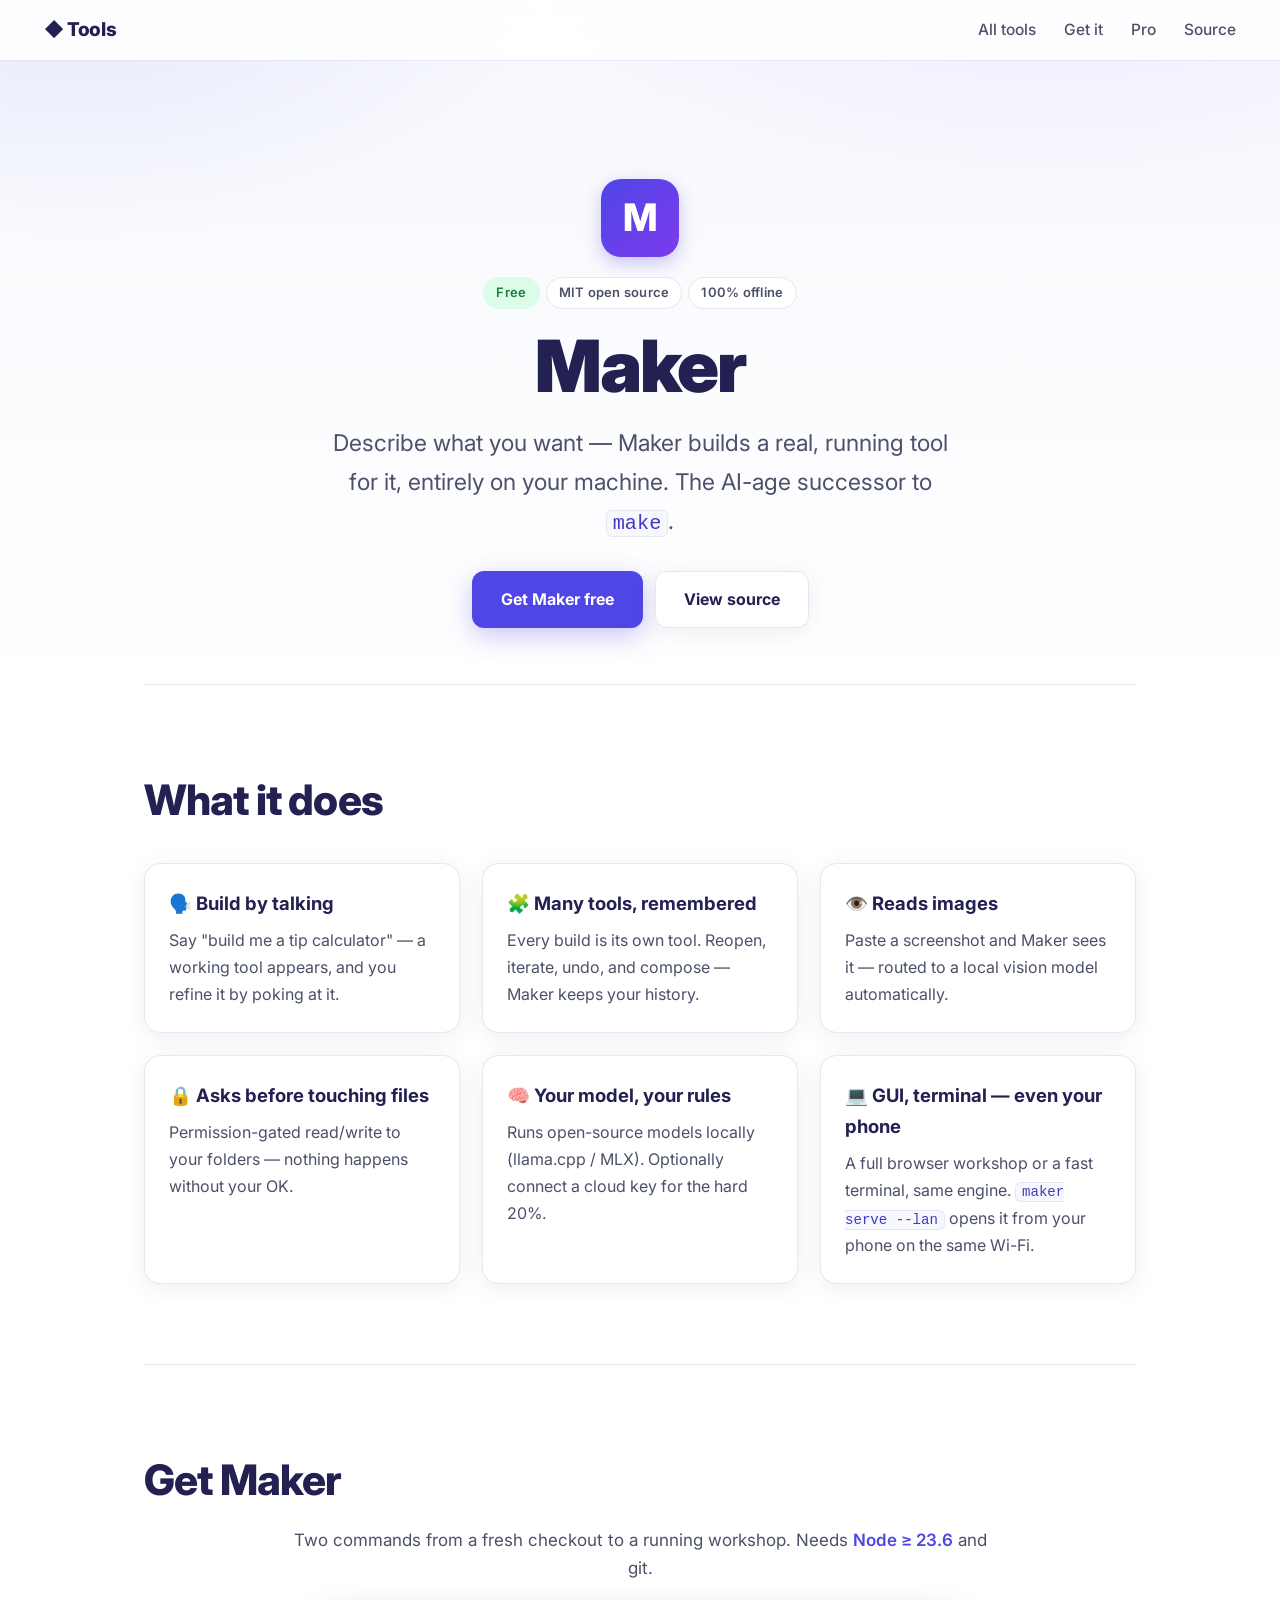
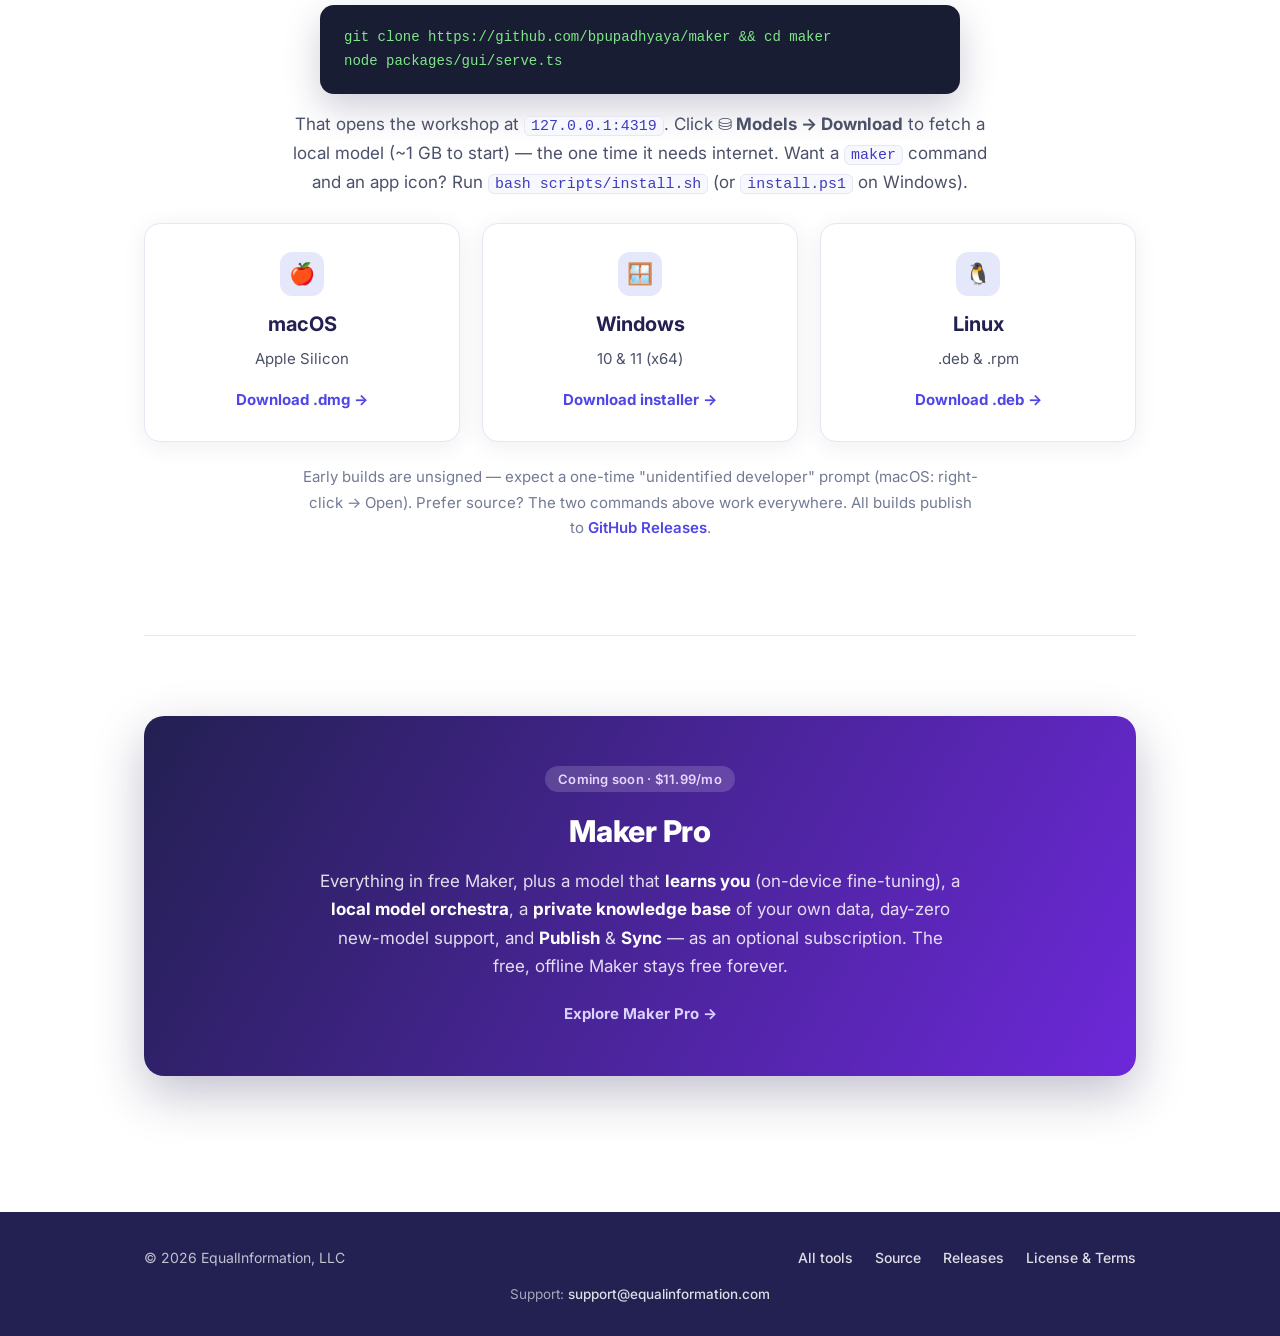
<file: maker.html>
<!doctype html>
<html lang="en">
<head>
  <meta charset="utf-8">
  <meta name="viewport" content="width=device-width, initial-scale=1">
  <title>Maker — build tools by conversation, on your device</title>
  <meta name="description" content="Maker builds real, runnable tools from a conversation — 100% on-device and offline. Free and open source (MIT). Download for macOS, Windows, and Linux.">
  <link rel="icon" href="data:image/svg+xml,%3Csvg xmlns='http://www.w3.org/2000/svg' viewBox='0 0 100 100'%3E%3Crect width='100' height='100' rx='22' fill='%234f46e5'/%3E%3Cpath d='M25 72V28l25 26 25-26v44' fill='none' stroke='white' stroke-width='9' stroke-linejoin='round' stroke-linecap='round'/%3E%3C/svg%3E">
  <link rel="preconnect" href="https://fonts.googleapis.com">
  <link rel="preconnect" href="https://fonts.gstatic.com" crossorigin>
  <link href="https://fonts.googleapis.com/css2?family=Inter:wght@400;500;600;700;800;900&display=swap" rel="stylesheet">
  <link rel="stylesheet" href="styles.css?v=3">
</head>
<body>
  <header class="nav">
    <a class="brand" href="/tools/">◆ Tools</a>
    <nav aria-label="Primary">
      <a href="index.html">All tools</a>
      <a href="#download">Get it</a>
      <a href="maker-pro.html">Pro</a>
      <a href="https://github.com/bpupadhyaya/maker" target="_blank" rel="noopener">Source</a>
    </nav>
  </header>

  <main>
    <section class="hero product">
      <span class="logo big">M</span>
      <div class="badges center"><span class="badge free">Free</span><span class="badge">MIT open source</span><span class="badge">100% offline</span></div>
      <h1>Maker</h1>
      <p class="lede">Describe what you want — Maker builds a real, running tool for it, entirely on
        your machine. The AI-age successor to <code>make</code>.</p>
      <div class="cta">
        <a class="btn primary" href="#download">Get Maker free</a>
        <a class="btn ghost" href="https://github.com/bpupadhyaya/maker" target="_blank" rel="noopener">View source</a>
      </div>
    </section>

    <section class="section">
      <h2>What it does</h2>
      <div class="grid three">
        <div class="value"><h4>🗣️ Build by talking</h4><p>Say "build me a tip calculator" — a working tool appears, and you refine it by poking at it.</p></div>
        <div class="value"><h4>🧩 Many tools, remembered</h4><p>Every build is its own tool. Reopen, iterate, undo, and compose — Maker keeps your history.</p></div>
        <div class="value"><h4>👁️ Reads images</h4><p>Paste a screenshot and Maker sees it — routed to a local vision model automatically.</p></div>
        <div class="value"><h4>🔒 Asks before touching files</h4><p>Permission-gated read/write to your folders — nothing happens without your OK.</p></div>
        <div class="value"><h4>🧠 Your model, your rules</h4><p>Runs open-source models locally (llama.cpp / MLX). Optionally connect a cloud key for the hard 20%.</p></div>
        <div class="value"><h4>💻 GUI, terminal — even your phone</h4><p>A full browser workshop or a fast terminal, same engine. <code>maker serve --lan</code> opens it from your phone on the same Wi-Fi.</p></div>
      </div>
    </section>

    <section id="download" class="section download">
      <h2>Get Maker</h2>
      <p class="muted center">Two commands from a fresh checkout to a running workshop. Needs
        <a href="https://nodejs.org" target="_blank" rel="noopener">Node ≥ 23.6</a> and git.</p>
      <pre class="code-block"><code>git clone https://github.com/bpupadhyaya/maker &amp;&amp; cd maker
node packages/gui/serve.ts</code></pre>
      <p class="muted center">That opens the workshop at <code>127.0.0.1:4319</code>. Click
        <strong>⛁ Models → Download</strong> to fetch a local model (~1 GB to start) — the one
        time it needs internet. Want a <code>maker</code> command and an app icon? Run
        <code>bash scripts/install.sh</code> (or <code>install.ps1</code> on Windows).</p>
      <div class="grid three">
        <a class="dl" id="dl-mac" href="https://github.com/bpupadhyaya/maker/releases/latest" target="_blank" rel="noopener">
          <span class="os">🍎</span><h4>macOS</h4><p>Apple Silicon</p><span class="card-link">Download .dmg →</span>
        </a>
        <a class="dl" id="dl-win" href="https://github.com/bpupadhyaya/maker/releases/latest" target="_blank" rel="noopener">
          <span class="os">🪟</span><h4>Windows</h4><p>10 &amp; 11 (x64)</p><span class="card-link">Download installer →</span>
        </a>
        <a class="dl" id="dl-linux" href="https://github.com/bpupadhyaya/maker/releases/latest" target="_blank" rel="noopener">
          <span class="os">🐧</span><h4>Linux</h4><p>.deb &amp; .rpm</p><span class="card-link">Download .deb →</span>
        </a>
      </div>
      <p class="note center">Early builds are unsigned — expect a one-time "unidentified
        developer" prompt (macOS: right-click → Open). Prefer source? The two commands above
        work everywhere. All builds publish to
        <a href="https://github.com/bpupadhyaya/maker/releases" target="_blank" rel="noopener">GitHub Releases</a>.</p>
      <script>
        // Resolve the latest release's direct asset links (cards fall back to the
        // releases page if the API is unreachable or names change).
        fetch("https://api.github.com/repos/bpupadhyaya/maker/releases/latest")
          .then((r) => (r.ok ? r.json() : null))
          .then((rel) => {
            if (!rel || !Array.isArray(rel.assets)) return;
            const pick = (re) => rel.assets.find((a) => re.test(a.name));
            const wire = (id, asset, label) => {
              const el = document.getElementById(id);
              if (el && asset) {
                el.href = asset.browser_download_url;
                el.querySelector(".card-link").textContent = label + " · " + (rel.tag_name || "") + " →";
              }
            };
            wire("dl-mac", pick(/aarch64\.dmg$/), "Download .dmg");
            wire("dl-win", pick(/setup\.exe$/) || pick(/\.msi$/), "Download installer");
            wire("dl-linux", pick(/\.deb$/), "Download .deb");
          })
          .catch(() => {});
      </script>
    </section>

    <section class="section pro">
      <a class="pro-card" href="maker-pro.html">
        <span class="badge pro">Coming soon · $11.99/mo</span>
        <h3>Maker Pro</h3>
        <p>Everything in free Maker, plus a model that <strong>learns you</strong> (on-device
          fine-tuning), a <strong>local model orchestra</strong>, a <strong>private knowledge
          base</strong> of your own data, day-zero new-model support, and <strong>Publish</strong>
          &amp; <strong>Sync</strong> — as an optional subscription. The free, offline Maker stays
          free forever.</p>
        <span class="card-link pro-link">Explore Maker Pro →</span>
      </a>
    </section>
  </main>

  <footer>
    <div class="foot-inner">
      <span>© 2026 EqualInformation, LLC</span>
      <nav aria-label="Footer">
        <a href="index.html">All tools</a>
        <a href="https://github.com/bpupadhyaya/maker" target="_blank" rel="noopener">Source</a>
        <a href="https://github.com/bpupadhyaya/maker/releases" target="_blank" rel="noopener">Releases</a>
        <a href="license.html">License &amp; Terms</a>
      </nav>
      <div class="foot-contact">Support: <a href="mailto:support@equalinformation.com">support@equalinformation.com</a></div>
    </div>
  </footer>
</body>
</html>
</file>
<file: styles.css>
/* EqualInformation Tools — brand stylesheet
   Light, professional. Palette: indigo (product) + violet (Pro) on paper. */

:root {
  --ink: #171a2b;
  --ink-soft: #4b5169;
  --ink-faint: #737a94;
  --indigo-900: #232052;
  --indigo-700: #3f3ac2;
  --indigo-600: #4f46e5;
  --indigo-100: #e5e7fb;
  --violet-700: #6d28d9;
  --violet-600: #7c3aed;
  --violet-100: #ede9fe;
  --green-700: #15803d;
  --green-100: #dcfce7;
  --paper: #ffffff;
  --paper-tint: #f7f8fd;
  --line: #e5e7f2;
  --radius: 16px;
  --shadow: 0 4px 24px rgba(35, 32, 82, 0.07);
  --shadow-lift: 0 14px 40px rgba(35, 32, 82, 0.13);
  --max: 1080px;
}
* { box-sizing: border-box; }
html { scroll-behavior: smooth; }
body {
  margin: 0;
  font-family: "Inter", system-ui, -apple-system, "Segoe UI", Roboto, sans-serif;
  font-size: 17px; line-height: 1.68;
  color: var(--ink);
  background: var(--paper);
  -webkit-font-smoothing: antialiased;
}
a { color: inherit; text-decoration: none; }
code {
  background: var(--paper-tint); border: 1px solid var(--line); border-radius: 6px;
  padding: 1px 6px; font-size: 0.88em; color: var(--indigo-700);
  font-family: ui-monospace, "SF Mono", Menlo, Consolas, monospace;
}
em { font-style: italic; }

/* nav */
.nav {
  position: sticky; top: 0; z-index: 10;
  display: flex; align-items: center; justify-content: space-between;
  padding: 14px clamp(18px, 5vw, 44px);
  background: rgba(255,255,255,0.88); backdrop-filter: blur(12px);
  border-bottom: 1px solid var(--line);
}
.brand { font-weight: 800; letter-spacing: -0.02em; font-size: 19px; color: var(--indigo-900); }
.nav nav { display: flex; gap: clamp(14px, 3vw, 28px); align-items: center; }
.nav nav a { color: var(--ink-soft); font-size: 15.5px; font-weight: 500; }
.nav nav a:hover { color: var(--indigo-600); }

main { max-width: var(--max); margin: 0 auto; padding: 0 clamp(18px, 5vw, 44px); }

/* hero */
.hero {
  padding: clamp(64px, 11vw, 118px) 0 clamp(44px, 7vw, 72px);
  position: relative;
}
body::before {
  content: ""; position: absolute; inset: 0 0 auto 0; height: 720px; z-index: -1;
  background:
    radial-gradient(900px 480px at 82% -12%, var(--violet-100) 0%, transparent 62%),
    radial-gradient(820px 460px at 6% -4%, var(--indigo-100) 0%, transparent 58%),
    linear-gradient(180deg, var(--paper-tint), var(--paper));
}
.eyebrow {
  display: inline-block; font-size: 12.5px; font-weight: 700; letter-spacing: 0.09em;
  text-transform: uppercase; color: var(--indigo-700);
  background: var(--indigo-100); border-radius: 999px; padding: 5px 15px; margin: 0 0 18px;
}
h1 {
  font-size: clamp(42px, 7vw, 72px); line-height: 1.08; letter-spacing: -0.03em;
  margin: 0 0 20px; font-weight: 900; color: var(--indigo-900);
}
.grad {
  background: linear-gradient(100deg, var(--indigo-600), var(--violet-600));
  -webkit-background-clip: text; background-clip: text; color: transparent;
}
.lede { font-size: clamp(18px, 2.5vw, 23px); color: var(--ink-soft); max-width: 640px; margin: 0 0 30px; }
.cta { display: flex; gap: 12px; flex-wrap: wrap; }
.btn {
  display: inline-block; padding: 14px 28px; border-radius: 12px; font-weight: 700; font-size: 16px;
  border: 1px solid transparent; transition: transform .13s, box-shadow .13s, background .13s, border-color .13s;
}
.btn.primary { background: var(--indigo-600); color: #fff; box-shadow: 0 8px 26px rgba(79,70,229,0.30); }
.btn.primary:hover { background: var(--indigo-700); transform: translateY(-2px); box-shadow: 0 12px 32px rgba(79,70,229,0.38); }
.btn.ghost { border-color: var(--line); color: var(--indigo-900); background: #fff; box-shadow: var(--shadow); }
.btn.ghost:hover { border-color: var(--indigo-600); color: var(--indigo-700); transform: translateY(-2px); }

/* sections */
.section { padding: clamp(48px, 7vw, 80px) 0; border-top: 1px solid var(--line); }
.section h2 {
  font-size: clamp(30px, 4.5vw, 42px); letter-spacing: -0.02em; margin: 0 0 10px;
  font-weight: 800; color: var(--indigo-900);
}
.section h2 + .grid, .section h2 + p + .grid { margin-top: 28px; }
.muted { color: var(--ink-soft); max-width: 720px; margin: 0 0 8px; }
.center { text-align: center; margin-left: auto; margin-right: auto; }

/* grid + cards */
.grid { display: grid; grid-template-columns: repeat(2, 1fr); gap: 22px; }
.grid.three { grid-template-columns: repeat(3, 1fr); }
@media (max-width: 860px) { .grid.three { grid-template-columns: repeat(2, 1fr); } }
@media (max-width: 640px) { .grid, .grid.three { grid-template-columns: 1fr; } }

.card {
  display: block; padding: 28px; border-radius: var(--radius); border: 1px solid var(--line);
  background: #fff; box-shadow: var(--shadow);
  transition: transform .14s, border-color .14s, box-shadow .14s;
}
.card:hover { transform: translateY(-4px); border-color: rgba(79,70,229,0.45); box-shadow: var(--shadow-lift); }
.card.soon { background: var(--paper-tint); box-shadow: none; }
.card.soon:hover { transform: none; border-color: var(--line); }
.card.wide { grid-column: 1 / -1; }
.card h3 { margin: 4px 0 8px; font-size: 24px; font-weight: 800; letter-spacing: -0.01em; color: var(--indigo-900); }
.card p { color: var(--ink-soft); margin: 0 0 16px; font-size: 16.5px; }
.card-top { display: flex; align-items: center; justify-content: space-between; margin-bottom: 16px; }
.card-link { color: var(--indigo-600); font-weight: 700; font-size: 15px; }
.card-link.dim { color: var(--ink-faint); }

.logo {
  display: grid; place-items: center; width: 46px; height: 46px; border-radius: 12px;
  font-weight: 800; font-size: 22px; color: #fff;
  background: linear-gradient(135deg, var(--indigo-600), var(--violet-600));
  box-shadow: 0 6px 18px rgba(79,70,229,0.3);
}
.logo.dim { background: #fff; border: 1px solid var(--line); color: var(--ink-faint); box-shadow: none; }
.logo.big { width: 78px; height: 78px; border-radius: 20px; font-size: 38px; margin: 0 auto 20px; }

.badges { display: flex; gap: 6px; flex-wrap: wrap; }
.badges.center { justify-content: center; margin-bottom: 18px; }
.badge {
  font-size: 13px; font-weight: 600; letter-spacing: 0.02em; padding: 4px 12px;
  border-radius: 999px; border: 1px solid var(--line); color: var(--ink-soft); background: #fff;
}
.badge.free { color: var(--green-700); border-color: transparent; background: var(--green-100); }
.badge.pro { color: var(--violet-700); border-color: transparent; background: var(--violet-100); }

/* values */
.value {
  padding: 24px; border-radius: var(--radius); border: 1px solid var(--line);
  background: #fff; box-shadow: var(--shadow);
}
.value h4 { margin: 0 0 8px; font-size: 18.5px; font-weight: 700; color: var(--indigo-900); }
.value p { margin: 0; color: var(--ink-soft); font-size: 16px; }

/* product page */
.hero.product { text-align: center; padding-bottom: clamp(32px, 5vw, 56px); }
.hero.product .lede { margin-left: auto; margin-right: auto; }
.hero.product .cta { justify-content: center; }

/* download */
.download .grid { margin-top: 26px; }
.dl {
  display: block; text-align: center; padding: 28px 22px; border-radius: var(--radius);
  border: 1px solid var(--line); background: #fff; box-shadow: var(--shadow);
  transition: transform .14s, border-color .14s, box-shadow .14s;
}
.dl:hover { transform: translateY(-3px); border-color: rgba(79,70,229,0.45); box-shadow: var(--shadow-lift); }
.dl .os {
  display: grid; place-items: center; width: 44px; height: 44px; margin: 0 auto 12px;
  border-radius: 12px; background: var(--indigo-100); font-size: 21px;
}
.dl h4 { margin: 0 0 4px; font-size: 20px; font-weight: 700; color: var(--indigo-900); }
.dl p { margin: 0 0 14px; color: var(--ink-soft); font-size: 15px; }
.note { margin-top: 22px; font-size: 15px; color: var(--ink-faint); max-width: 680px; }
.note a { color: var(--indigo-600); font-weight: 600; }
.muted a { color: var(--indigo-600); font-weight: 600; }

/* pro banner */
.pro-card {
  display: block; text-align: center; padding: 48px 32px; border-radius: 20px;
  background: linear-gradient(120deg, var(--indigo-900), var(--violet-700));
  color: #fff; box-shadow: 0 18px 50px rgba(35,32,82,0.28);
  transition: transform .14s, box-shadow .14s;
}
a.pro-card:hover { transform: translateY(-3px); box-shadow: 0 24px 60px rgba(35,32,82,0.36); }
.pro-card .badge.pro { background: rgba(255,255,255,0.16); color: #e9d5ff; }
.pro-card h3 { font-size: 30px; margin: 14px 0 10px; font-weight: 800; letter-spacing: -0.01em; }
.pro-card p { color: rgba(255,255,255,0.85); max-width: 640px; margin: 0 auto 18px; }
.pro-card strong { color: #fff; }
.pro-card .card-link { color: #dcd2ff; }

/* pro identity */
.pro-logo { background: linear-gradient(135deg, var(--violet-600), #c026d3); box-shadow: 0 6px 18px rgba(124,58,237,0.32); }
.pro-grad { background: linear-gradient(100deg, var(--violet-600), #c026d3); -webkit-background-clip: text; background-clip: text; color: transparent; }
.pro-btn { background: var(--violet-600); box-shadow: 0 8px 26px rgba(124,58,237,0.32); }
.pro-btn:hover { background: var(--violet-700); box-shadow: 0 12px 32px rgba(124,58,237,0.4); }
.pro-link { color: var(--violet-600); }
.card.pro-card-mini:hover { border-color: rgba(124,58,237,0.5); }
.badge.soon-badge { color: var(--ink-soft); }

/* feature group subheads */
.subhead {
  display: table; margin: 36px 0 16px; font-size: 12.5px; letter-spacing: 0.09em;
  text-transform: uppercase; color: var(--violet-700); font-weight: 700;
  background: var(--violet-100); border-radius: 999px; padding: 5px 15px;
}

/* code block */
.code-block {
  max-width: 640px; margin: 22px auto 16px; padding: 20px 24px; border-radius: 14px;
  background: #191d33; overflow-x: auto; text-align: left;
  box-shadow: 0 14px 36px rgba(35,32,82,0.22);
}
.code-block code {
  display: block; background: none; border: 0; padding: 0; font-size: 14px; line-height: 1.75;
  color: #7ee787; white-space: pre;
}

/* pricing */
.plans { align-items: stretch; margin-top: 28px; }
.plan {
  display: flex; flex-direction: column; padding: 32px 28px; border-radius: var(--radius);
  border: 1px solid var(--line); background: #fff; box-shadow: var(--shadow);
}
.plan.hot { border-color: rgba(124,58,237,0.5); box-shadow: 0 18px 48px rgba(124,58,237,0.16); position: relative; }
.plan .badge { align-self: flex-start; margin-bottom: 10px; }
.plan h3 { margin: 0 0 6px; font-size: 23px; font-weight: 800; color: var(--indigo-900); }
.plan .price { font-size: 40px; font-weight: 900; letter-spacing: -0.03em; margin: 0 0 16px; color: var(--indigo-900); }
.plan .price span { font-size: 14px; font-weight: 500; color: var(--ink-faint); letter-spacing: 0; }
.plan ul { list-style: none; margin: 0 0 24px; padding: 0; color: var(--ink-soft); font-size: 16px; flex: 1; }
.plan ul li { padding: 6px 0 6px 28px; position: relative; }
.plan ul li::before { content: "✓"; position: absolute; left: 2px; color: var(--green-700); font-weight: 800; }
.plan.hot ul li::before { color: var(--violet-600); }
.btn.full { display: block; text-align: center; }

/* footer */
footer { background: var(--indigo-900); margin-top: 56px; }
.foot-inner {
  max-width: var(--max); margin: 0 auto; padding: 34px clamp(18px, 5vw, 44px);
  display: flex; align-items: center; justify-content: space-between;
  color: rgba(255,255,255,0.72); font-size: 14px; flex-wrap: wrap; gap: 14px;
}
.foot-inner nav { display: flex; gap: 22px; }
.foot-inner a { color: rgba(255,255,255,0.85); font-weight: 500; }
.foot-inner a:hover { color: #fff; }
.foot-contact {
  flex-basis: 100%; text-align: center;
  color: rgba(255,255,255,0.6); font-size: 13.5px;
}
</file>
